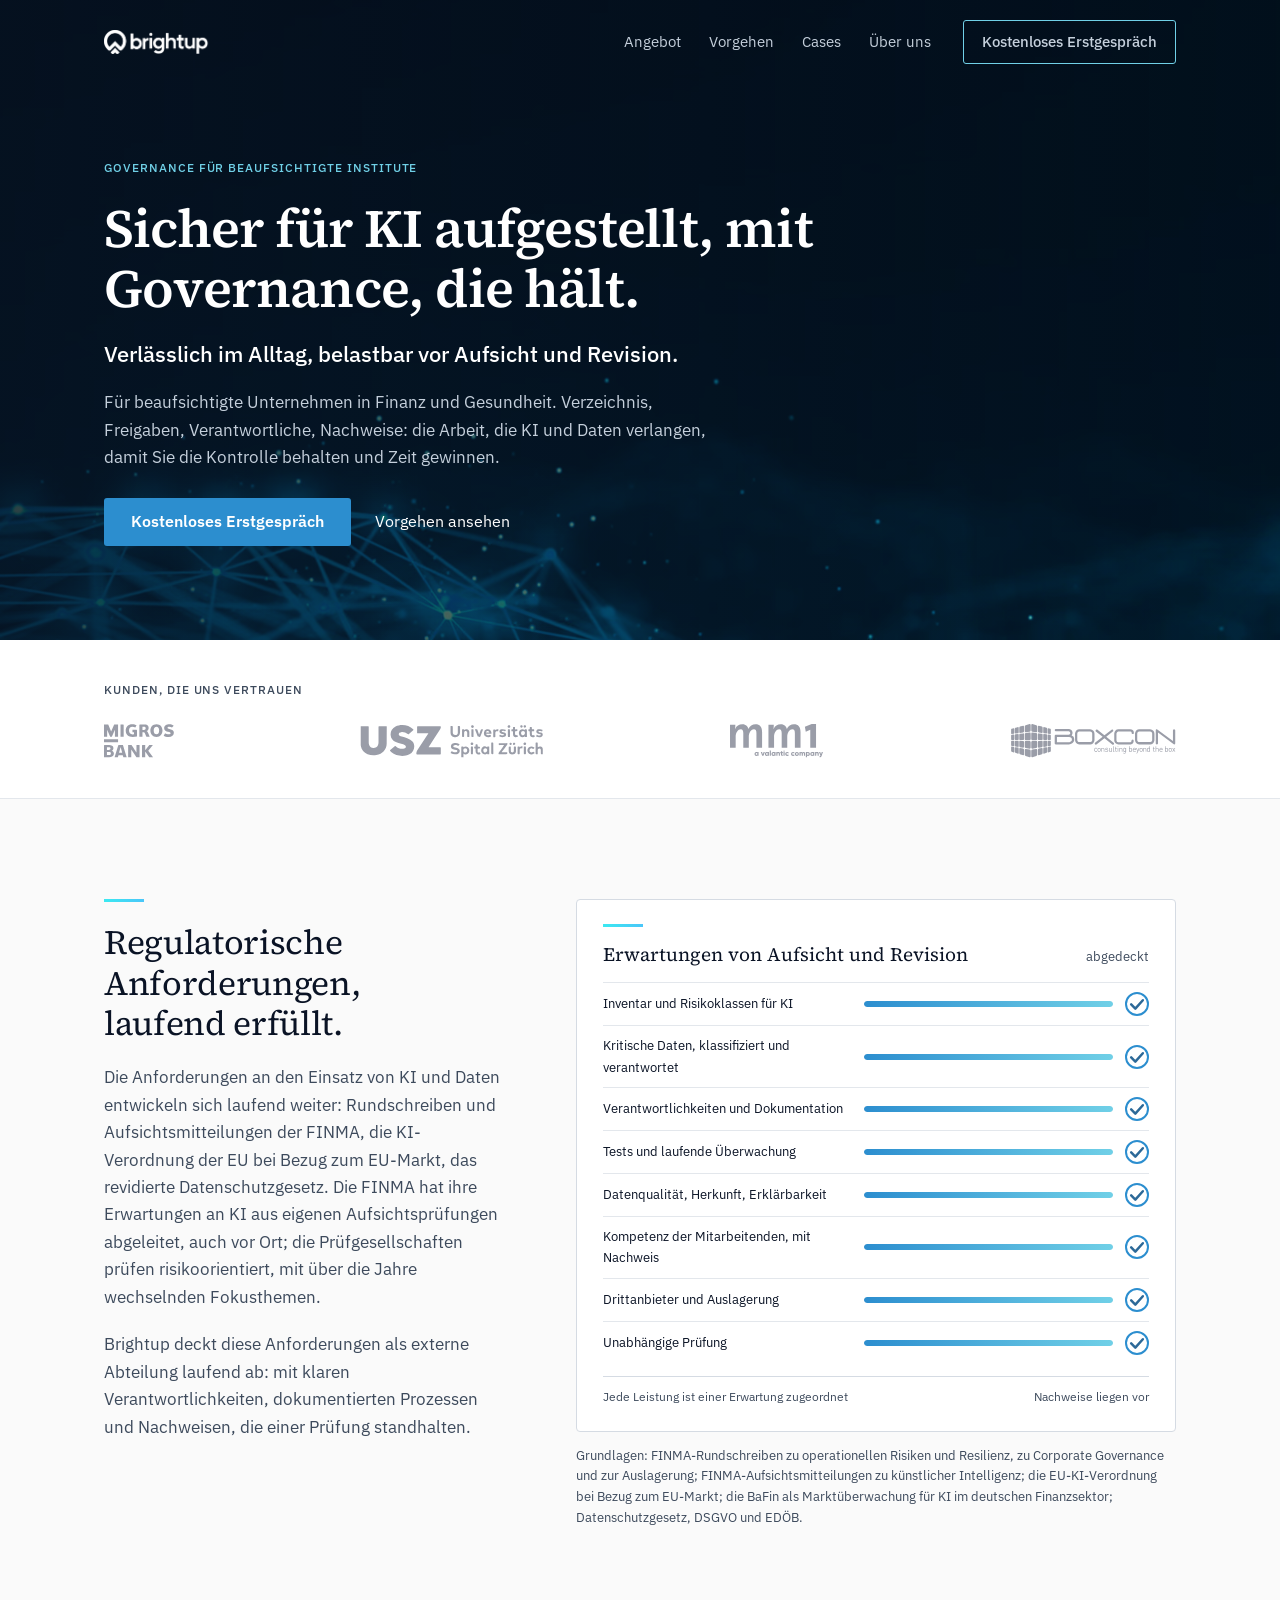
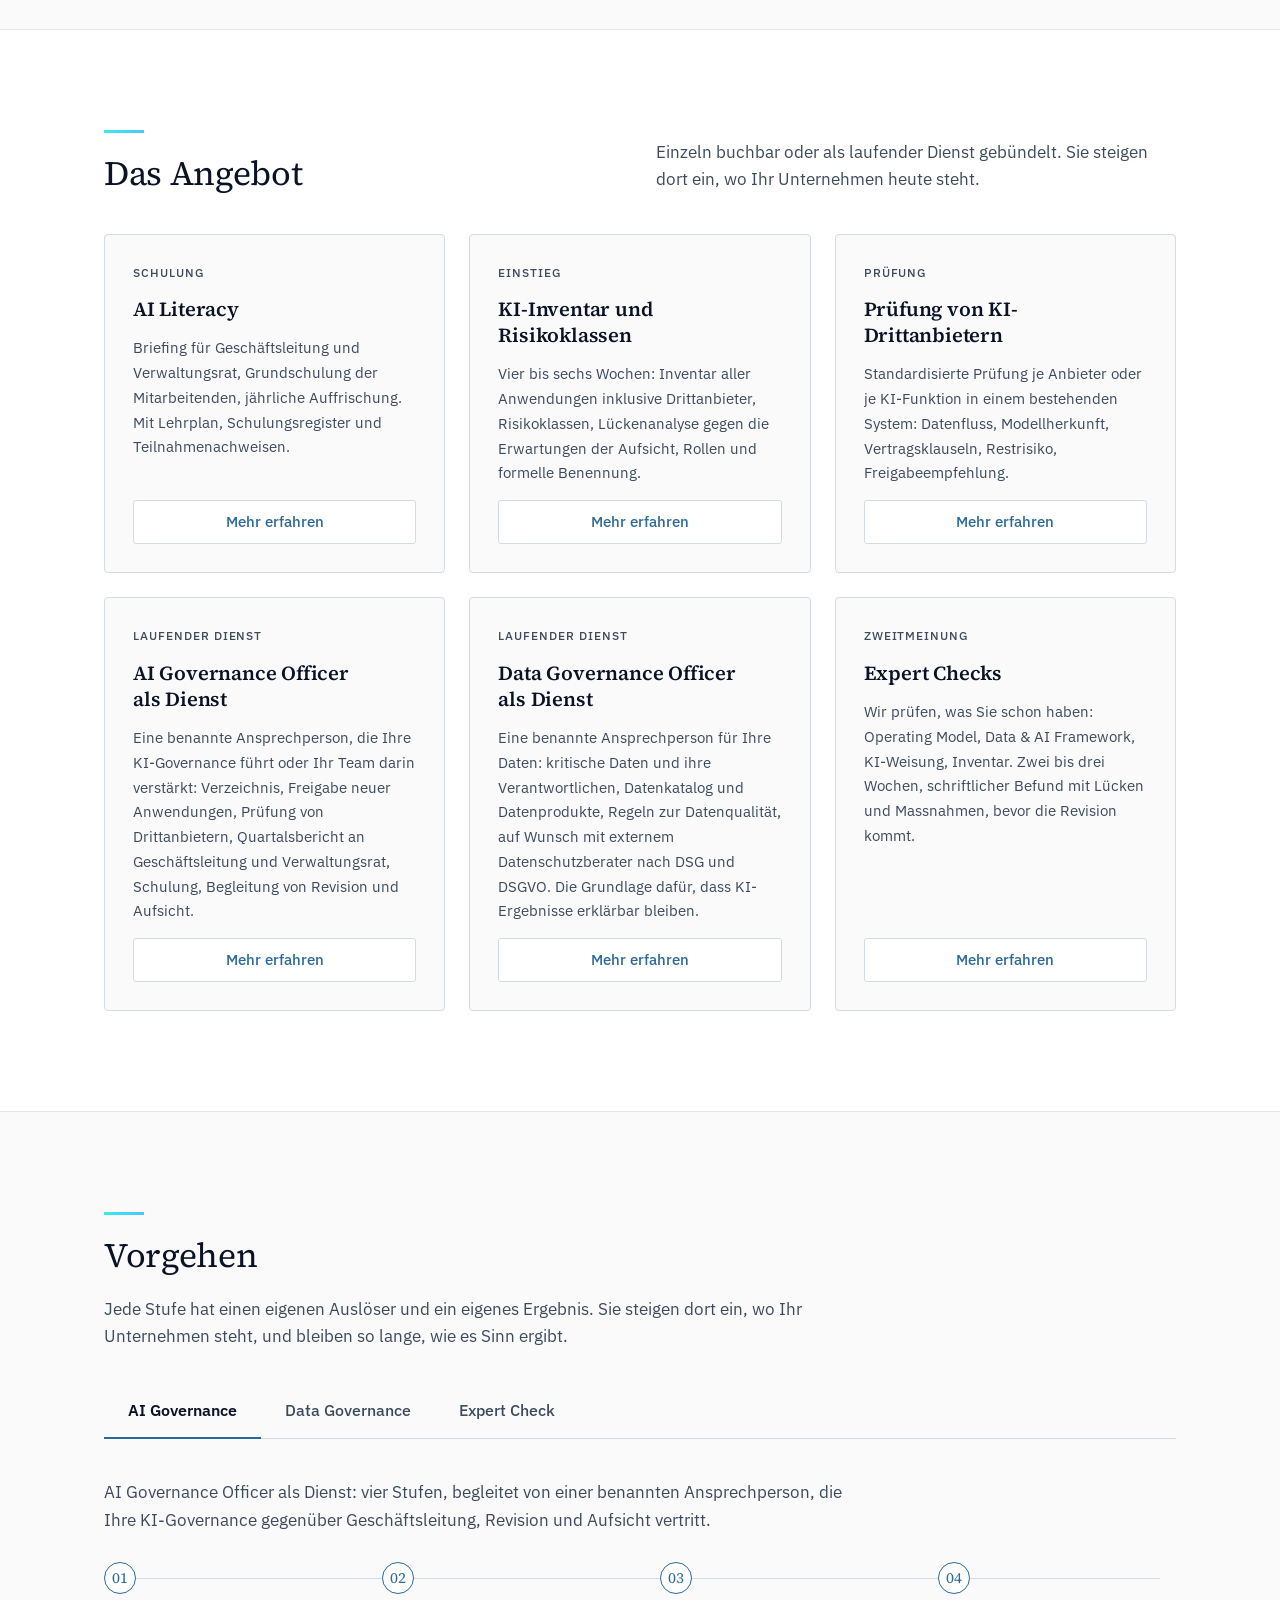
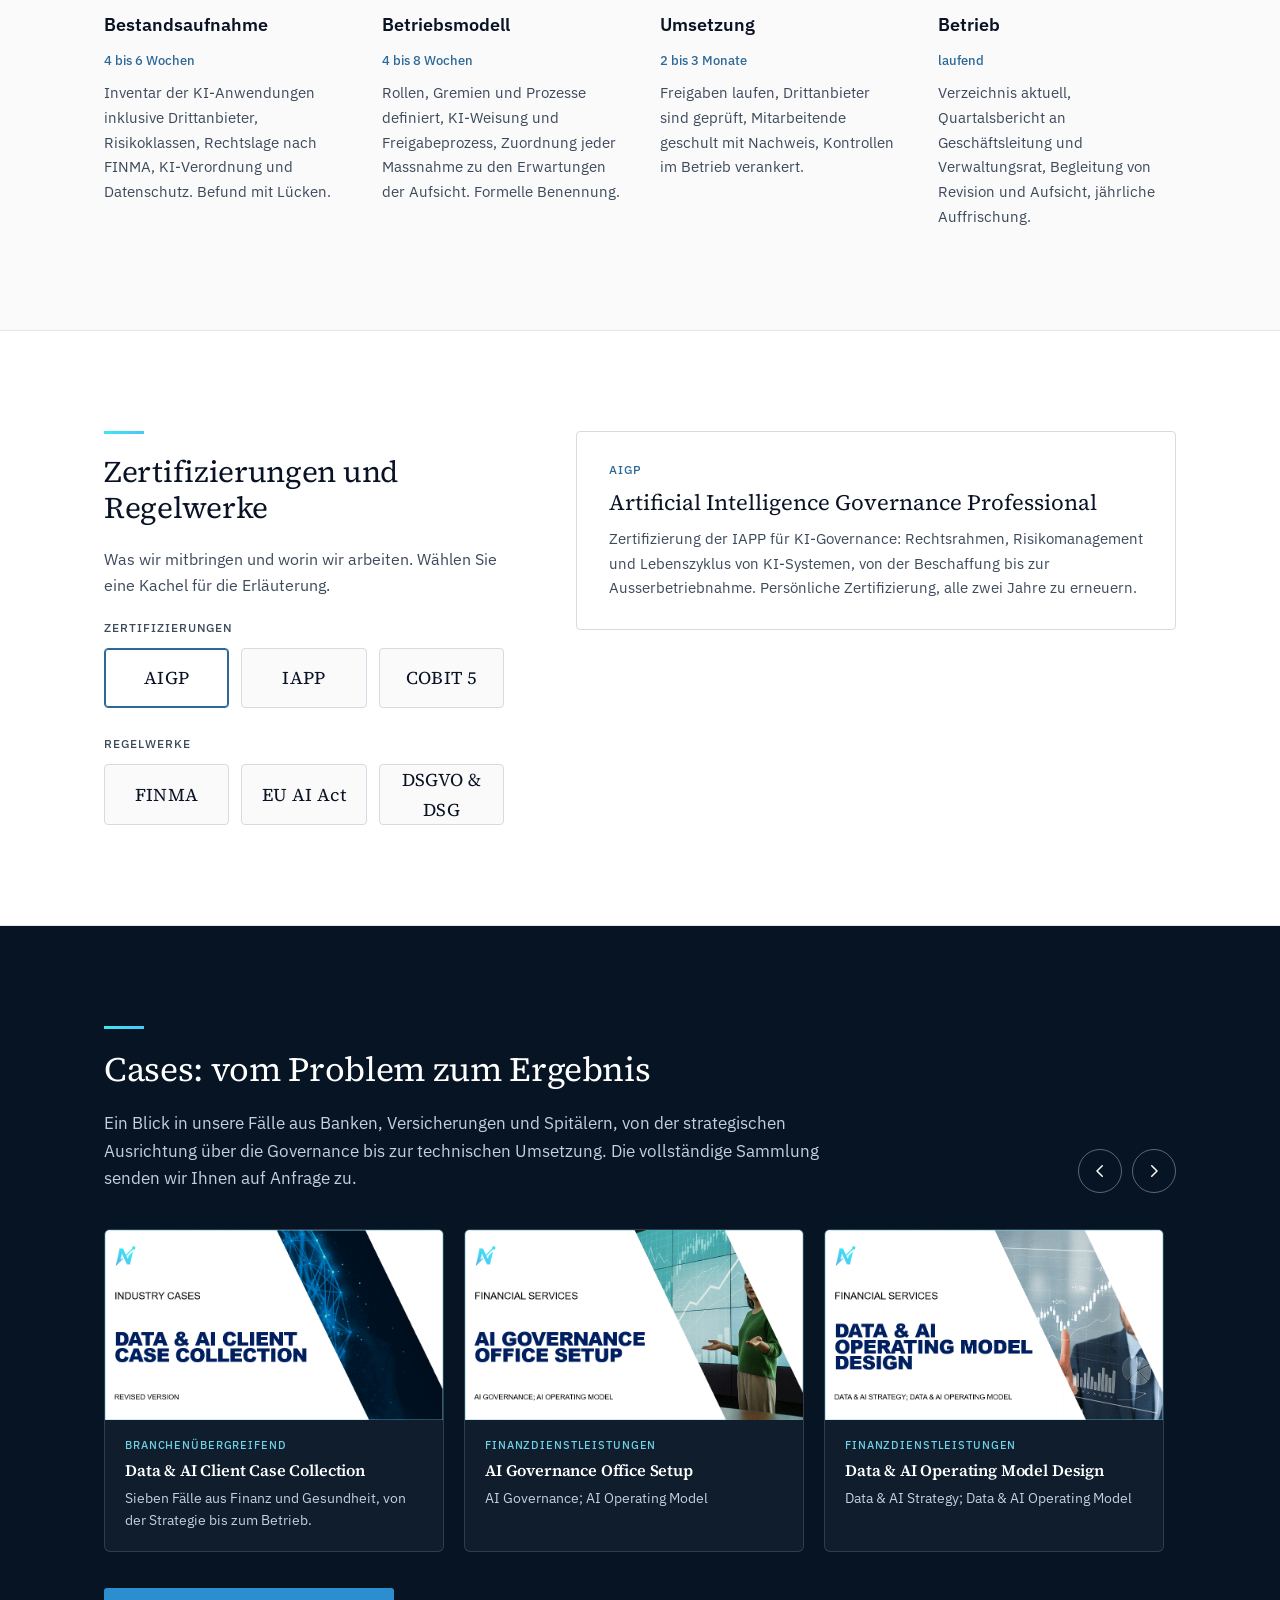
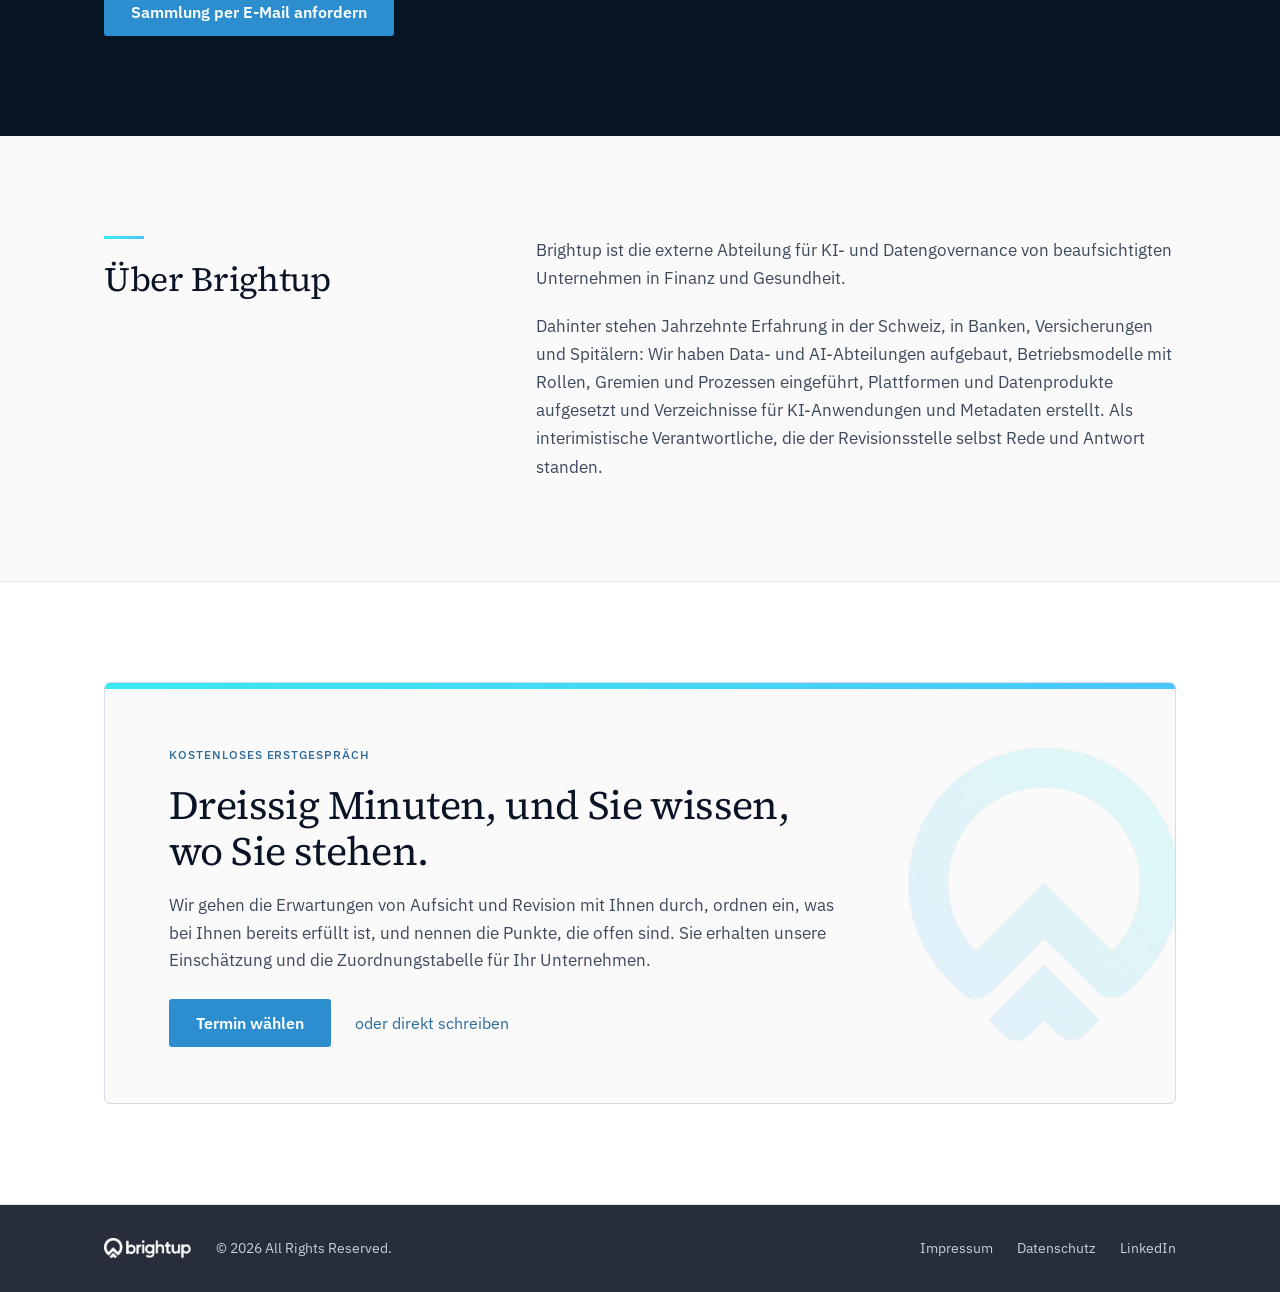
<file: index.html>
<!doctype html>
<html lang="de-CH">
<head>
<meta charset="utf-8">
<meta name="viewport" content="width=device-width, initial-scale=1, viewport-fit=cover">
<title>Brightup – Governance für beaufsichtigte Institute</title>
<meta name="description" content="Sicher für KI aufgestellt, mit Governance, die hält. Brightup ist die externe Abteilung für KI- und Datengovernance von beaufsichtigten Unternehmen in Finanz und Gesundheit in der Schweiz.">
<meta name="robots" content="index, follow">
<meta property="og:title" content="Brightup – Governance für beaufsichtigte Institute">
<meta property="og:description" content="Sicher für KI aufgestellt, mit Governance, die hält. Verlässlich im Alltag, belastbar vor Aufsicht und Revision.">
<meta property="og:type" content="website">
<meta property="og:image" content="https://brightup.ai/assets/img/hero-poster.jpg">
<meta name="theme-color" content="#061424">
<link rel="icon" type="image/png" sizes="32x32" href="assets/img/favicon-32.png">
<link rel="apple-touch-icon" sizes="180x180" href="assets/img/favicon-180.png">
<link rel="stylesheet" href="assets/css/site.css">
</head>
<body>

<header class="header">
  <div class="container header__bar">
    <a class="header__logo" href="index.html" aria-label="Brightup, Startseite"><img src="assets/img/brightup-wordmark-white.png" alt="Brightup" width="890" height="194"></a>
    <button class="nav-toggle" type="button" aria-expanded="false" aria-controls="nav" aria-label="Menü"><span></span></button>
    <nav class="nav" id="nav" aria-label="Hauptnavigation">
      <a href="#angebot">Angebot</a>
      <a href="#vorgehen">Vorgehen</a>
      <a href="#cases">Cases</a>
      <a href="#ueber">Über uns</a>
      <a class="btn btn--ghost" href="https://cal.com/brightup/erstgespraech" target="_blank" rel="noopener">Kostenloses Erstgespräch</a>
    </nav>
  </div>
</header>

<main>
  <section class="hero">
    <div class="hero__media" aria-hidden="true">
      <video autoplay muted loop playsinline preload="metadata" poster="/assets/img/hero-poster.jpg">
        <source src="assets/video/hero.webm" type="video/webm">
        <source src="assets/video/hero.mp4" type="video/mp4">
      </video>
      <div class="hero__shade"></div>
    </div>
    <div class="container hero__inner">
      <div class="hero__copy">
        <div class="eyebrow hero__eyebrow">Governance für beaufsichtigte Institute</div>
        <h1>Sicher für KI aufgestellt, mit Governance, die hält.</h1>
        <p class="hero__second">Verlässlich im Alltag, belastbar vor Aufsicht und Revision.</p>
        <p class="hero__sub">Für beaufsichtigte Unternehmen in Finanz und Gesundheit. Verzeichnis, Freigaben, Verantwortliche, Nachweise: die Arbeit, die KI und Daten verlangen, damit Sie die Kontrolle behalten und Zeit gewinnen.</p>
        <div class="hero__actions">
          <a class="btn btn--primary" href="https://cal.com/brightup/erstgespraech" target="_blank" rel="noopener">Kostenloses Erstgespräch</a>
          <a class="link link--light" href="#vorgehen">Vorgehen ansehen</a>
        </div>
      </div>
    </div>
  </section>

  <section class="section logos">
    <div class="container">
      <div class="eyebrow">Kunden, die uns vertrauen</div>
      <div class="logos__row">
        <div class="logos__set">
        <img src="assets/img/migros-bank.svg" alt="Migros Bank" width="72" height="35">
        <img src="assets/img/usz.svg" alt="Universitätsspital Zürich" width="161" height="30">
        <img src="assets/img/mm1.svg" alt="mm1" width="81" height="29">
        <img src="assets/img/boxcon.svg" alt="Boxcon" width="141" height="29">
        </div>
        <div class="logos__set logos__set--copy" aria-hidden="true">
        <img src="assets/img/migros-bank.svg" alt="" width="72" height="35">
        <img src="assets/img/usz.svg" alt="" width="161" height="30">
        <img src="assets/img/mm1.svg" alt="" width="81" height="29">
        <img src="assets/img/boxcon.svg" alt="" width="141" height="29">
        </div>
      </div>
    </div>
  </section>

  <section class="section section--paper" id="anforderungen">
    <div class="container two-col">
      <div class="stack">
        <div class="gradbar"></div>
        <h2 class="h2">Regulatorische Anforderungen, laufend erfüllt.</h2>
        <p class="lead">Die Anforderungen an den Einsatz von KI und Daten entwickeln sich laufend weiter: Rundschreiben und Aufsichtsmitteilungen der FINMA, die KI-Verordnung der EU bei Bezug zum EU-Markt, das revidierte Datenschutzgesetz. Die FINMA hat ihre Erwartungen an KI aus eigenen Aufsichtsprüfungen abgeleitet, auch vor Ort; die Prüfgesellschaften prüfen risikoorientiert, mit über die Jahre wechselnden Fokusthemen.</p>
        <p class="lead">Brightup deckt diese Anforderungen als externe Abteilung laufend ab: mit klaren Verantwortlichkeiten, dokumentierten Prozessen und Nachweisen, die einer Prüfung standhalten.</p>
      </div>
      <div class="stack" style="gap: 14px;">
        <div class="card erw">
          <div class="gradbar"></div>
          <div class="erw__head"><div class="erw__title">Erwartungen von Aufsicht und Revision</div><div class="small">abgedeckt</div></div>
          <div>
          <div class="erw__row" style="--i: 0;"><div>Inventar und Risikoklassen für KI</div><div class="erw__bar"><div class="erw__fill"></div></div><svg class="erw__check" viewBox="0 0 24 24" width="18" height="18" aria-hidden="true"><path d="M5 12.5 L10 17.5 L19 7.5" fill="none" stroke="#2C6998" stroke-width="3" stroke-linecap="round" stroke-linejoin="round"/></svg></div>
          <div class="erw__row" style="--i: 1;"><div>Kritische Daten, klassifiziert und verantwortet</div><div class="erw__bar"><div class="erw__fill"></div></div><svg class="erw__check" viewBox="0 0 24 24" width="18" height="18" aria-hidden="true"><path d="M5 12.5 L10 17.5 L19 7.5" fill="none" stroke="#2C6998" stroke-width="3" stroke-linecap="round" stroke-linejoin="round"/></svg></div>
          <div class="erw__row" style="--i: 2;"><div>Verantwortlichkeiten und Dokumentation</div><div class="erw__bar"><div class="erw__fill"></div></div><svg class="erw__check" viewBox="0 0 24 24" width="18" height="18" aria-hidden="true"><path d="M5 12.5 L10 17.5 L19 7.5" fill="none" stroke="#2C6998" stroke-width="3" stroke-linecap="round" stroke-linejoin="round"/></svg></div>
          <div class="erw__row" style="--i: 3;"><div>Tests und laufende Überwachung</div><div class="erw__bar"><div class="erw__fill"></div></div><svg class="erw__check" viewBox="0 0 24 24" width="18" height="18" aria-hidden="true"><path d="M5 12.5 L10 17.5 L19 7.5" fill="none" stroke="#2C6998" stroke-width="3" stroke-linecap="round" stroke-linejoin="round"/></svg></div>
          <div class="erw__row" style="--i: 4;"><div>Datenqualität, Herkunft, Erklärbarkeit</div><div class="erw__bar"><div class="erw__fill"></div></div><svg class="erw__check" viewBox="0 0 24 24" width="18" height="18" aria-hidden="true"><path d="M5 12.5 L10 17.5 L19 7.5" fill="none" stroke="#2C6998" stroke-width="3" stroke-linecap="round" stroke-linejoin="round"/></svg></div>
          <div class="erw__row" style="--i: 5;"><div>Kompetenz der Mitarbeitenden, mit Nachweis</div><div class="erw__bar"><div class="erw__fill"></div></div><svg class="erw__check" viewBox="0 0 24 24" width="18" height="18" aria-hidden="true"><path d="M5 12.5 L10 17.5 L19 7.5" fill="none" stroke="#2C6998" stroke-width="3" stroke-linecap="round" stroke-linejoin="round"/></svg></div>
          <div class="erw__row" style="--i: 6;"><div>Drittanbieter und Auslagerung</div><div class="erw__bar"><div class="erw__fill"></div></div><svg class="erw__check" viewBox="0 0 24 24" width="18" height="18" aria-hidden="true"><path d="M5 12.5 L10 17.5 L19 7.5" fill="none" stroke="#2C6998" stroke-width="3" stroke-linecap="round" stroke-linejoin="round"/></svg></div>
          <div class="erw__row" style="--i: 7;"><div>Unabhängige Prüfung</div><div class="erw__bar"><div class="erw__fill"></div></div><svg class="erw__check" viewBox="0 0 24 24" width="18" height="18" aria-hidden="true"><path d="M5 12.5 L10 17.5 L19 7.5" fill="none" stroke="#2C6998" stroke-width="3" stroke-linecap="round" stroke-linejoin="round"/></svg></div>
          </div>
          <div class="erw__foot"><span>Jede Leistung ist einer Erwartung zugeordnet</span><span>Nachweise liegen vor</span></div>
        </div>
        <p class="small">Grundlagen: FINMA-Rundschreiben zu operationellen Risiken und Resilienz, zu Corporate Governance und zur Auslagerung; FINMA-Aufsichtsmitteilungen zu künstlicher Intelligenz; die EU-KI-Verordnung bei Bezug zum EU-Markt; die BaFin als Marktüberwachung für KI im deutschen Finanzsektor; Datenschutzgesetz, DSGVO und EDÖB.</p>
      </div>
    </div>
  </section>

  <section class="section" id="angebot">
    <div class="container">
      <div class="section__head">
        <div class="stack"><div class="gradbar"></div><h2 class="h2">Das Angebot</h2></div>
        <p class="lead" style="max-width: 520px;">Einzeln buchbar oder als laufender Dienst gebündelt. Sie steigen dort ein, wo Ihr Unternehmen heute steht.</p>
      </div>
      <div class="grid-3">
        <article class="tile">
          <div class="eyebrow">Schulung</div>
          <h3 class="tile__title">AI Literacy</h3>
          <p class="tile__text">Briefing für Geschäftsleitung und Verwaltungsrat, Grundschulung der Mitarbeitenden, jährliche Auffrischung. Mit Lehrplan, Schulungsregister und Teilnahmenachweisen.</p>
          <a class="btn btn--outline" href="#vorgehen">Mehr erfahren</a>
        </article>
        <article class="tile">
          <div class="eyebrow">Einstieg</div>
          <h3 class="tile__title">KI-Inventar und Risikoklassen</h3>
          <p class="tile__text">Vier bis sechs Wochen: Inventar aller Anwendungen inklusive Drittanbieter, Risikoklassen, Lückenanalyse gegen die Erwartungen der Aufsicht, Rollen und formelle Benennung.</p>
          <a class="btn btn--outline" href="#vorgehen">Mehr erfahren</a>
        </article>
        <article class="tile">
          <div class="eyebrow">Prüfung</div>
          <h3 class="tile__title">Prüfung von KI-Drittanbietern</h3>
          <p class="tile__text">Standardisierte Prüfung je Anbieter oder je KI-Funktion in einem bestehenden System: Datenfluss, Modellherkunft, Vertragsklauseln, Restrisiko, Freigabeempfehlung.</p>
          <a class="btn btn--outline" href="#vorgehen">Mehr erfahren</a>
        </article>
        <article class="tile">
          <div class="eyebrow">Laufender Dienst</div>
          <h3 class="tile__title">AI Governance Officer als Dienst</h3>
          <p class="tile__text">Eine benannte Ansprechperson, die Ihre KI-Governance führt oder Ihr Team darin verstärkt: Verzeichnis, Freigabe neuer Anwendungen, Prüfung von Drittanbietern, Quartalsbericht an Geschäftsleitung und Verwaltungsrat, Schulung, Begleitung von Revision und Aufsicht.</p>
          <a class="btn btn--outline" href="#vorgehen">Mehr erfahren</a>
        </article>
        <article class="tile">
          <div class="eyebrow">Laufender Dienst</div>
          <h3 class="tile__title">Data Governance Officer als Dienst</h3>
          <p class="tile__text">Eine benannte Ansprechperson für Ihre Daten: kritische Daten und ihre Verantwortlichen, Datenkatalog und Datenprodukte, Regeln zur Datenqualität, auf Wunsch mit externem Datenschutzberater nach DSG und DSGVO. Die Grundlage dafür, dass KI-Ergebnisse erklärbar bleiben.</p>
          <a class="btn btn--outline" href="#vorgehen">Mehr erfahren</a>
        </article>
        <article class="tile">
          <div class="eyebrow">Zweitmeinung</div>
          <h3 class="tile__title">Expert Checks</h3>
          <p class="tile__text">Wir prüfen, was Sie schon haben: Operating Model, Data &amp; AI Framework, KI-Weisung, Inventar. Zwei bis drei Wochen, schriftlicher Befund mit Lücken und Massnahmen, bevor die Revision kommt.</p>
          <a class="btn btn--outline" href="#vorgehen">Mehr erfahren</a>
        </article>
      </div>
    </div>
  </section>

  <section class="section section--paper" id="vorgehen">
    <div class="container" data-tabs>
      <div class="stack" style="margin-bottom: 32px;">
        <div class="gradbar"></div>
        <h2 class="h2">Vorgehen</h2>
        <p class="lead">Jede Stufe hat einen eigenen Auslöser und ein eigenes Ergebnis. Sie steigen dort ein, wo Ihr Unternehmen steht, und bleiben so lange, wie es Sinn ergibt.</p>
      </div>
      <div class="tabs" role="tablist" aria-label="Vorgehen nach Dienst">
        <button class="tab" role="tab" id="tab-panel-ai" aria-controls="panel-ai" aria-selected="true" type="button">AI Governance</button>
        <button class="tab" role="tab" id="tab-panel-data" aria-controls="panel-data" aria-selected="false" type="button">Data Governance</button>
        <button class="tab" role="tab" id="tab-panel-check" aria-controls="panel-check" aria-selected="false" type="button">Expert Check</button>
      </div>
        <div id="panel-ai" role="tabpanel" class="panel" aria-labelledby="tab-panel-ai">
          <p class="lead">AI Governance Officer als Dienst: vier Stufen, begleitet von einer benannten Ansprechperson, die Ihre KI-Governance gegenüber Geschäftsleitung, Revision und Aufsicht vertritt.</p>
          <div class="steps" style="--cols: 4;"><div class="steps__grid">
            <div class="step"><div class="step__num">01</div><div class="step__title">Bestandsaufnahme</div><div class="step__dur">4 bis 6 Wochen</div><p class="step__text">Inventar der KI-Anwendungen inklusive Drittanbieter, Risikoklassen, Rechtslage nach FINMA, KI-Verordnung und Datenschutz. Befund mit Lücken.</p></div>
            <div class="step"><div class="step__num">02</div><div class="step__title">Betriebsmodell</div><div class="step__dur">4 bis 8 Wochen</div><p class="step__text">Rollen, Gremien und Prozesse definiert, KI-Weisung und Freigabeprozess, Zuordnung jeder Massnahme zu den Erwartungen der Aufsicht. Formelle Benennung.</p></div>
            <div class="step"><div class="step__num">03</div><div class="step__title">Umsetzung</div><div class="step__dur">2 bis 3 Monate</div><p class="step__text">Freigaben laufen, Drittanbieter sind geprüft, Mitarbeitende geschult mit Nachweis, Kontrollen im Betrieb verankert.</p></div>
            <div class="step"><div class="step__num">04</div><div class="step__title">Betrieb</div><div class="step__dur">laufend</div><p class="step__text">Verzeichnis aktuell, Quartalsbericht an Geschäftsleitung und Verwaltungsrat, Begleitung von Revision und Aufsicht, jährliche Auffrischung.</p></div>
          </div></div>
        </div>
        <div id="panel-data" role="tabpanel" class="panel" aria-labelledby="tab-panel-data" hidden>
          <p class="lead">Data Governance Officer als Dienst: vier Stufen, von der Datenlandkarte bis zum laufenden Betrieb, für kritische Daten und die Grundlage erklärbarer KI.</p>
          <div class="steps" style="--cols: 4;"><div class="steps__grid">
            <div class="step"><div class="step__num">01</div><div class="step__title">Datenlandkarte</div><div class="step__dur">4 bis 6 Wochen</div><p class="step__text">Kritische Daten identifiziert und klassifiziert, Datenflüsse und Systeme erfasst, Lücken gegen die Erwartungen der Aufsicht benannt.</p></div>
            <div class="step"><div class="step__num">02</div><div class="step__title">Betriebsmodell</div><div class="step__dur">4 bis 8 Wochen</div><p class="step__text">Datenverantwortliche und Stewards benannt, Regeln zu Qualität, Zugriff und Aufbewahrung, Datenweisung, Gremium und Prozesse.</p></div>
            <div class="step"><div class="step__num">03</div><div class="step__title">Katalog</div><div class="step__dur">2 bis 3 Monate</div><p class="step__text">Datenkatalog und Datenprodukte aufgebaut, Metadaten gepflegt, Herkunft nachvollziehbar. Die Grundlage für erklärbare KI.</p></div>
            <div class="step"><div class="step__num">04</div><div class="step__title">Betrieb</div><div class="step__dur">laufend</div><p class="step__text">Datenqualität gemessen, Abweichungen bearbeitet, Bericht an die Geschäftsleitung, Begleitung der Prüfung.</p></div>
          </div></div>
        </div>
        <div id="panel-check" role="tabpanel" class="panel" aria-labelledby="tab-panel-check" hidden>
          <p class="lead">Expert Check: drei Schritte in zwei bis drei Wochen. Eine unabhängige Zweitmeinung zu dem, was Sie schon haben, bevor die Revisionsstelle kommt.</p>
          <div class="steps" style="--cols: 3;"><div class="steps__grid">
            <div class="step"><div class="step__num">01</div><div class="step__title">Unterlagen</div><div class="step__dur">Woche 1</div><p class="step__text">Wir lesen, was Sie haben: Operating Model, Data &amp; AI Framework, KI-Weisung, Inventar, Gremienprotokolle.</p></div>
            <div class="step"><div class="step__num">02</div><div class="step__title">Interviews</div><div class="step__dur">Woche 2</div><p class="step__text">Zwei Gespräche mit den Verantwortlichen aus Fachbereich, IT und Kontrollfunktionen. Was steht auf dem Papier, was gilt im Alltag.</p></div>
            <div class="step"><div class="step__num">03</div><div class="step__title">Befund</div><div class="step__dur">Woche 3</div><p class="step__text">Schriftlich: Lücken gegen die Erwartungen der Aufsicht, Prioritäten, Massnahmen mit Aufwand. Besprochen mit Ihrer Geschäftsleitung.</p></div>
          </div></div>
        </div>
    </div>
  </section>

  <section class="section" id="zertifizierungen">
    <div class="container two-col" data-certs>
      <div class="stack">
        <div class="gradbar"></div>
        <h2 class="h2" style="font-size: clamp(24px, 2.6vw, 30px);">Zertifizierungen und Regelwerke</h2>
        <p class="lead" style="font-size: 16px;">Was wir mitbringen und worin wir arbeiten. Wählen Sie eine Kachel für die Erläuterung.</p>
        <div class="cert-group"><div class="eyebrow">Zertifizierungen</div><div class="cert-tiles"><button class="cert-tile" type="button" aria-selected="true" data-name="AIGP" data-title="Artificial Intelligence Governance Professional" data-text="Zertifizierung der IAPP für KI-Governance: Rechtsrahmen, Risikomanagement und Lebenszyklus von KI-Systemen, von der Beschaffung bis zur Ausserbetriebnahme. Persönliche Zertifizierung, alle zwei Jahre zu erneuern.">AIGP</button><button class="cert-tile" type="button" aria-selected="false" data-name="IAPP" data-title="International Association of Privacy Professionals" data-text="Die weltweit grösste Fachorganisation für Datenschutz und KI-Governance. Trägerin der Zertifizierungen CIPP, CIPM und AIGP. Brightup ist Mitglied.">IAPP</button><button class="cert-tile" type="button" aria-selected="false" data-name="COBIT 5" data-title="Control Objectives for Information and Related Technologies, ISACA" data-text="Rahmenwerk für Governance und Management der Unternehmens-IT: Ziele, Prozesse, Rollen, Kontrollen und Messgrössen. Wir nutzen es als Rückgrat unserer Betriebsmodelle. Zertifizierung: COBIT 5 Foundation.">COBIT 5</button></div></div>
        <div class="cert-group"><div class="eyebrow">Regelwerke</div><div class="cert-tiles"><button class="cert-tile" type="button" aria-selected="false" data-name="FINMA" data-title="Eidgenössische Finanzmarktaufsicht" data-text="Wir setzen die Rundschreiben zu operationellen Risiken und Resilienz, zu Corporate Governance und zur Auslagerung sowie die Aufsichtsmitteilungen zu künstlicher Intelligenz um. Die FINMA zertifiziert keine Anbieter; der Nachweis ist die bestandene Prüfung unserer Kunden.">FINMA</button><button class="cert-tile" type="button" aria-selected="false" data-name="EU AI Act" data-title="Verordnung (EU) 2024/1689 über künstliche Intelligenz" data-text="Gilt für Schweizer Unternehmen mit Bezug zum EU-Markt: Pflichten zur KI-Kompetenz und Transparenz heute, Anforderungen an Hochrisiko-Systeme ab Dezember 2027, im Finanzsektor vor allem Kreditwürdigkeitsprüfung sowie Risiko- und Preisbewertung in Leben und Kranken.">EU AI Act</button><button class="cert-tile" type="button" aria-selected="false" data-name="DSGVO &amp; DSG" data-title="Datenschutz-Grundverordnung der EU und Schweizer Datenschutzgesetz" data-text="Das DSG gilt in der Schweiz seit der Revision vom 1. September 2023: Bearbeitungsverzeichnis, Folgenabschätzung bei hohem Risiko, Meldung von Datensicherheitsverletzungen an den EDÖB. Die DSGVO kommt dazu, sobald Kundinnen und Kunden oder Niederlassungen in der EU betroffen sind: Verzeichnis der Verarbeitungstätigkeiten, Datenschutzbeauftragter, Meldepflichten.">DSGVO &amp; DSG</button></div></div>
      </div>
      <div class="card cert-panel" aria-live="polite">
        <div class="eyebrow eyebrow--accent" data-cert-name>AIGP</div>
        <div class="cert-panel__title" data-cert-title>Artificial Intelligence Governance Professional</div>
        <p class="cert-panel__text" data-cert-text>Zertifizierung der IAPP für KI-Governance: Rechtsrahmen, Risikomanagement und Lebenszyklus von KI-Systemen, von der Beschaffung bis zur Ausserbetriebnahme. Persönliche Zertifizierung, alle zwei Jahre zu erneuern.</p>
      </div>
    </div>
  </section>

  <section class="section peek" id="cases" data-peek>
    <div class="container">
      <div class="peek__head">
        <div class="stack" style="max-width: 720px;">
          <div class="gradbar"></div>
          <h2 class="h2">Cases: vom Problem zum Ergebnis</h2>
          <p class="lead">Ein Blick in unsere Fälle aus Banken, Versicherungen und Spitälern, von der strategischen Ausrichtung über die Governance bis zur technischen Umsetzung. Die vollständige Sammlung senden wir Ihnen auf Anfrage zu.</p>
        </div>
        <div class="peek__nav">
          <button class="peek__btn" type="button" data-prev aria-label="Zurück"><svg viewBox="0 0 24 24" width="18" height="18" aria-hidden="true"><path d="M15 5 L8 12 L15 19" fill="none" stroke="currentColor" stroke-width="2" stroke-linecap="round" stroke-linejoin="round"/></svg></button>
          <button class="peek__btn" type="button" data-next aria-label="Weiter"><svg viewBox="0 0 24 24" width="18" height="18" aria-hidden="true"><path d="M9 5 L16 12 L9 19" fill="none" stroke="currentColor" stroke-width="2" stroke-linecap="round" stroke-linejoin="round"/></svg></button>
        </div>
      </div>
      <div class="peek__track" tabindex="0" aria-label="Cases, horizontal scrollbar">
        <article class="case">
          <div class="case__media"><img src="assets/img/cases/collection.gif" alt="Data &amp; AI Client Case Collection" width="853" height="480" loading="lazy"></div>
          <div class="case__body"><div class="eyebrow">Branchenübergreifend</div><h3 class="case__title">Data &amp; AI Client Case Collection</h3><p class="case__text">Sieben Fälle aus Finanz und Gesundheit, von der Strategie bis zum Betrieb.</p></div>
        </article>
        <article class="case">
          <div class="case__media"><img src="assets/img/cases/ai-governance.gif" alt="AI Governance Office Setup" width="853" height="480" loading="lazy"></div>
          <div class="case__body"><div class="eyebrow">Finanzdienstleistungen</div><h3 class="case__title">AI Governance Office Setup</h3><p class="case__text">AI Governance; AI Operating Model</p></div>
        </article>
        <article class="case">
          <div class="case__media"><img src="assets/img/cases/data-ai-operating-model.gif" alt="Data &amp; AI Operating Model Design" width="853" height="480" loading="lazy"></div>
          <div class="case__body"><div class="eyebrow">Finanzdienstleistungen</div><h3 class="case__title">Data &amp; AI Operating Model Design</h3><p class="case__text">Data &amp; AI Strategy; Data &amp; AI Operating Model</p></div>
        </article>
        <article class="case">
          <div class="case__media"><img src="assets/img/cases/data-catalogue.gif" alt="Data Catalogue Evaluation and Implementation" width="853" height="480" loading="lazy"></div>
          <div class="case__body"><div class="eyebrow">Gesundheitswesen</div><h3 class="case__title">Data Catalogue Evaluation and Implementation</h3><p class="case__text">Data Strategy; Data Governance</p></div>
        </article>
        <article class="case">
          <div class="case__media"><img src="assets/img/cases/data-ai-literacy.gif" alt="Data &amp; AI Literacy Academy" width="853" height="480" loading="lazy"></div>
          <div class="case__body"><div class="eyebrow">Finanzdienstleistungen</div><h3 class="case__title">Data &amp; AI Literacy Academy</h3><p class="case__text">Data &amp; AI Strategy; Data &amp; AI Governance</p></div>
        </article>
        <article class="case">
          <div class="case__media"><img src="assets/img/cases/data-products-genai.gif" alt="Data Products for GenAI Advisory" width="853" height="480" loading="lazy"></div>
          <div class="case__body"><div class="eyebrow">Finanzdienstleistungen</div><h3 class="case__title">Data Products for GenAI Advisory</h3><p class="case__text">Data &amp; AI Strategy; Data &amp; AI Architecture</p></div>
        </article>
        <article class="case">
          <div class="case__media"><img src="assets/img/cases/agentic-ai.gif" alt="Agentic AI Use Cases &amp; Architecture" width="853" height="480" loading="lazy"></div>
          <div class="case__body"><div class="eyebrow">Gesundheitswesen</div><h3 class="case__title">Agentic AI Use Cases &amp; Architecture</h3><p class="case__text">AI Strategy; AI Architecture</p></div>
        </article>
        <article class="case case--cta">
          <div class="case__title">Die vollständige Sammlung, auf Anfrage.</div>
          <p class="case__text">Wir senden sie Ihnen an Ihre geschäftliche Adresse. Keine Newsletter, keine Weitergabe.</p>
          <a class="btn btn--primary" href="mailto:contact@brightup.ai?subject=Anfrage%20Case-Sammlung&body=Guten%20Tag%0A%0AIch%20interessiere%20mich%20f%C3%BCr%20die%20Case-Sammlung%20von%20Brightup.%0A%0AName%3A%20%0AOrganisation%3A%20%0AFunktion%3A%20%0A%0AFreundliche%20Gr%C3%BCsse">Sammlung per E-Mail anfordern</a>
        </article>
      </div>
      <div class="peek__foot">
        <a class="btn btn--primary" href="mailto:contact@brightup.ai?subject=Anfrage%20Case-Sammlung&body=Guten%20Tag%0A%0AIch%20interessiere%20mich%20f%C3%BCr%20die%20Case-Sammlung%20von%20Brightup.%0A%0AName%3A%20%0AOrganisation%3A%20%0AFunktion%3A%20%0A%0AFreundliche%20Gr%C3%BCsse">Sammlung per E-Mail anfordern</a>
      </div>
    </div>
  </section>

  <section class="section section--paper" id="ueber">
    <div class="container two-col two-col--narrow">
      <div class="stack"><div class="gradbar"></div><h2 class="h2">Über Brightup</h2></div>
      <div class="prose">
        <p>Brightup ist die externe Abteilung für KI- und Datengovernance von beaufsichtigten Unternehmen in Finanz und Gesundheit.</p>
        <p>Dahinter stehen Jahrzehnte Erfahrung in der Schweiz, in Banken, Versicherungen und Spitälern: Wir haben Data- und AI-Abteilungen aufgebaut, Betriebsmodelle mit Rollen, Gremien und Prozessen eingeführt, Plattformen und Datenprodukte aufgesetzt und Verzeichnisse für KI-Anwendungen und Metadaten erstellt. Als interimistische Verantwortliche, die der Revisionsstelle selbst Rede und Antwort standen.</p>
      </div>
    </div>
  </section>

  <section class="section" id="gespraech">
    <div class="container">
      <div class="cta">
        <div class="cta__bar"></div>
        <img class="cta__mark" src="assets/img/brightup-icon.png" alt="" aria-hidden="true" width="225" height="239">
        <div class="cta__inner">
          <div class="cta__copy">
            <div class="eyebrow eyebrow--accent">Kostenloses Erstgespräch</div>
            <h2>Dreissig Minuten, und Sie wissen, wo Sie stehen.</h2>
            <p class="lead">Wir gehen die Erwartungen von Aufsicht und Revision mit Ihnen durch, ordnen ein, was bei Ihnen bereits erfüllt ist, und nennen die Punkte, die offen sind. Sie erhalten unsere Einschätzung und die Zuordnungstabelle für Ihr Unternehmen.</p>
            <div class="cta__actions">
              <a class="btn btn--primary" href="https://cal.com/brightup/erstgespraech" data-termin target="_blank" rel="noopener">Termin wählen</a>
              <a class="link" href="mailto:contact@brightup.ai">oder direkt schreiben</a>
            </div>
          </div>
        </div>
      </div>
    </div>
  </section>
</main>

<footer class="footer">
  <div class="container footer__row">
    <div class="footer__brand">
      <img src="assets/img/brightup-wordmark-white.png" alt="Brightup" width="890" height="194">
      <span>© <span data-year>2026</span> All Rights Reserved.</span>
    </div>
    <div class="footer__links">
      <a href="impressum.html">Impressum</a>
      <a href="datenschutz.html">Datenschutz</a>
      <a href="https://www.linkedin.com/company/brightupai/" rel="noopener">LinkedIn</a>
    </div>
  </div>
</footer>

<script src="assets/js/site.js" defer></script>
</body>
</html>
</file>
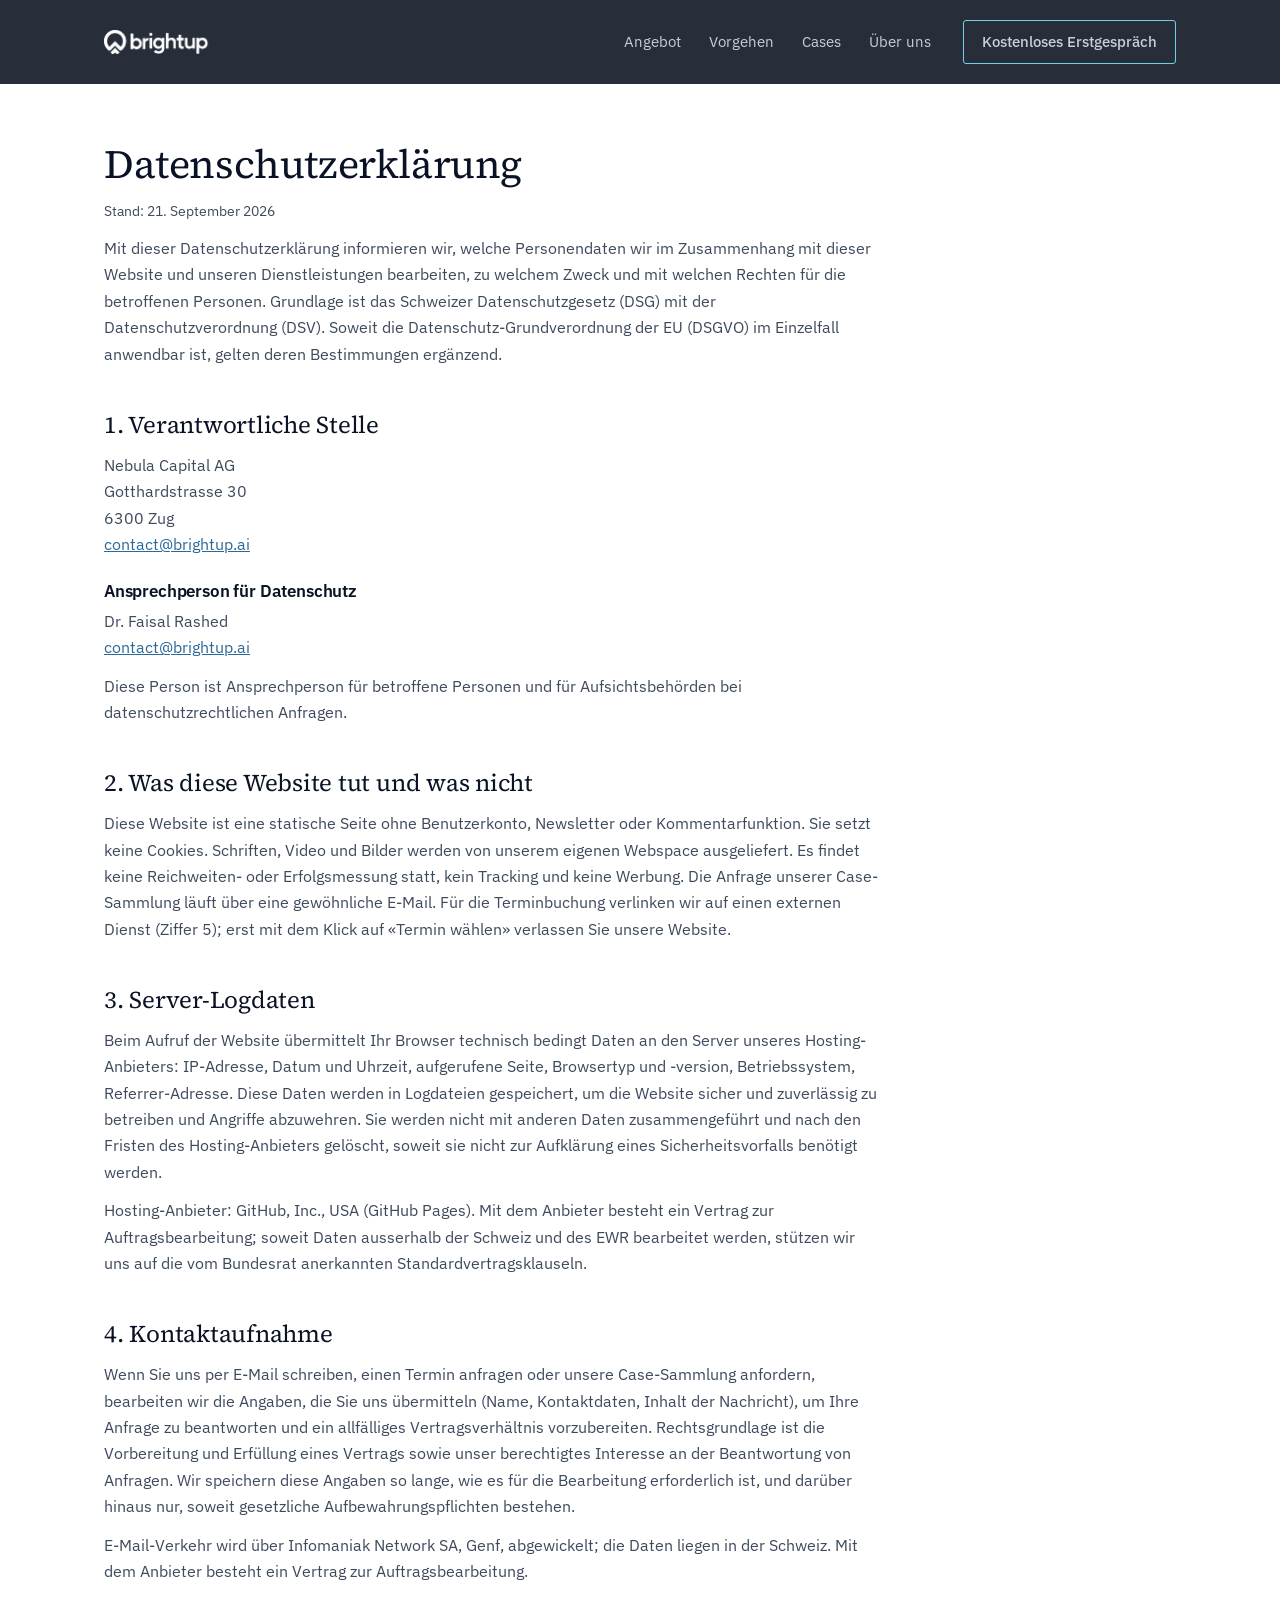
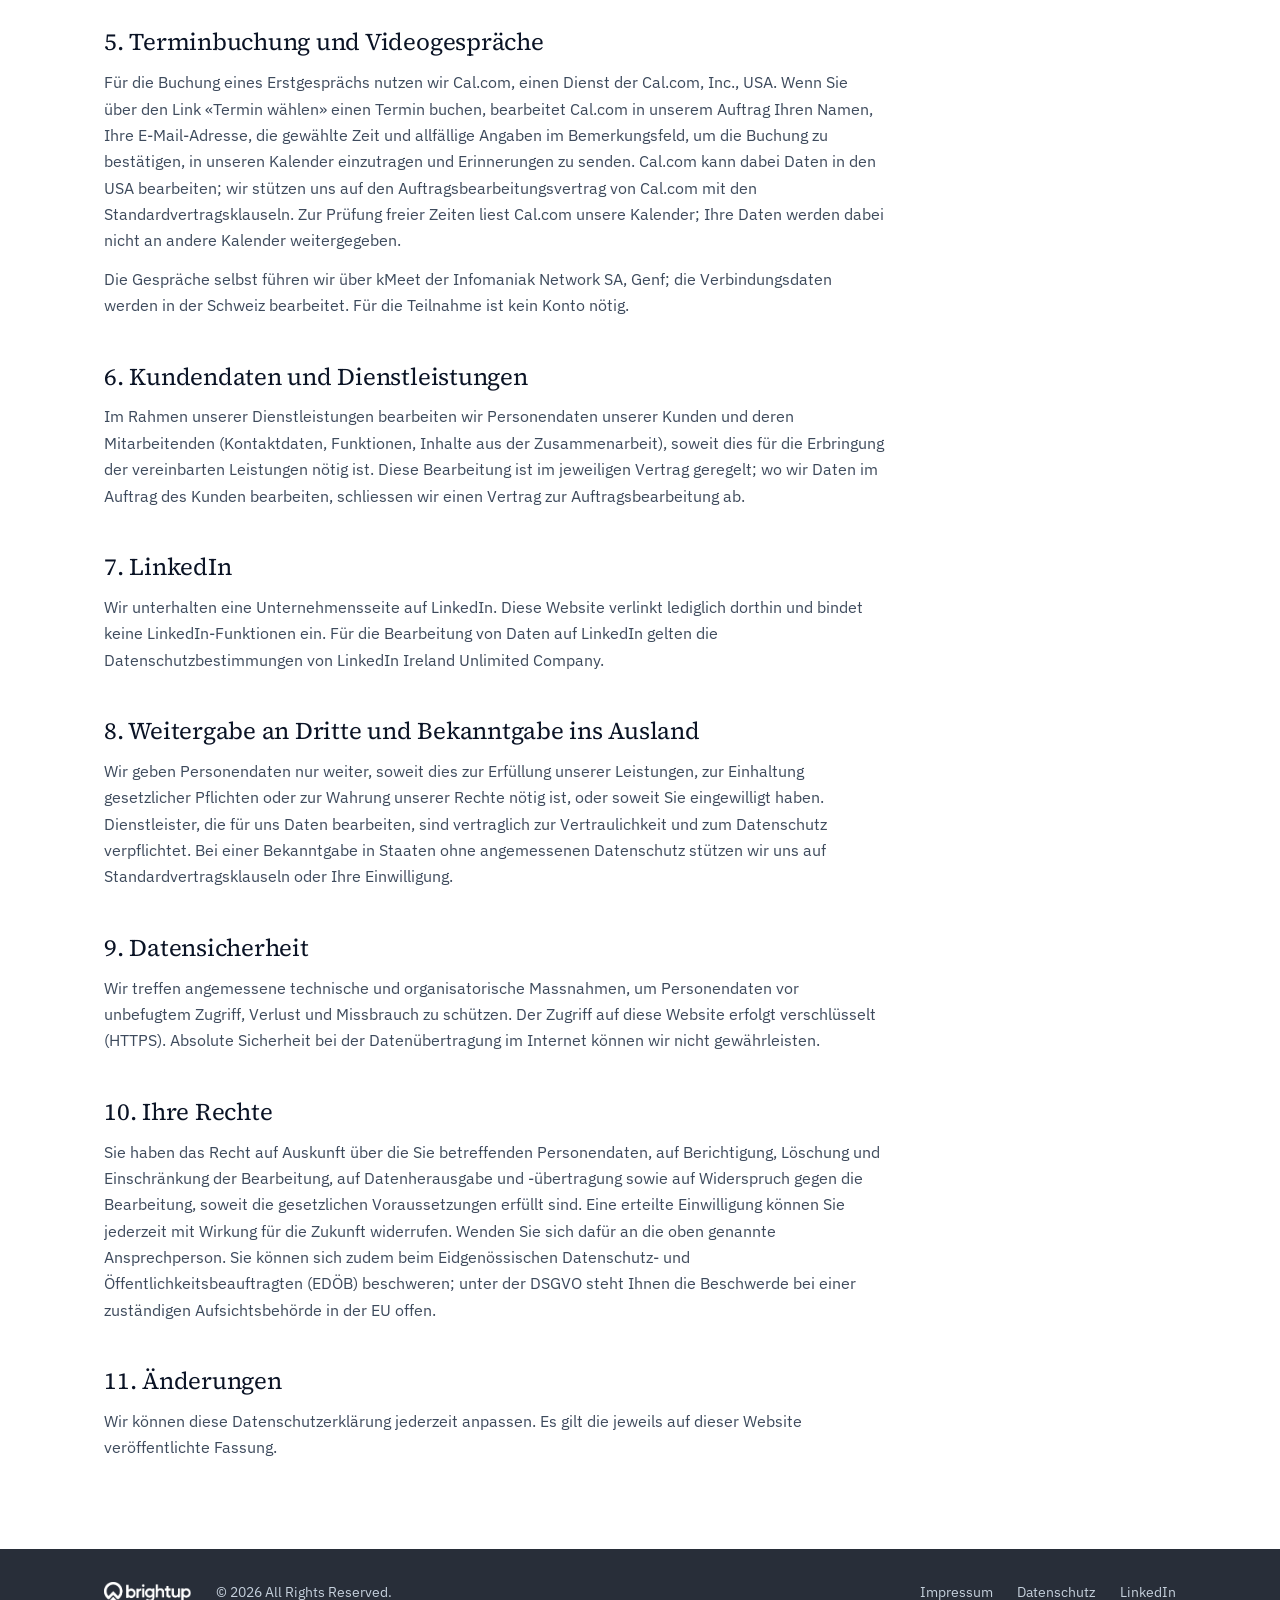
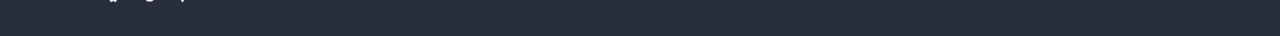
<file: datenschutz.html>
<!doctype html>
<html lang="de-CH">
<head>
<meta charset="utf-8">
<meta name="viewport" content="width=device-width, initial-scale=1, viewport-fit=cover">
<title>Datenschutzerklärung – Brightup</title>
<meta name="description" content="Datenschutzerklärung von Brightup.">
<meta name="robots" content="noindex, follow">
<meta name="theme-color" content="#282E39">
<link rel="icon" type="image/png" sizes="32x32" href="assets/img/favicon-32.png">
<link rel="apple-touch-icon" sizes="180x180" href="assets/img/favicon-180.png">
<link rel="stylesheet" href="assets/css/site.css">
</head>
<body>

<header class="header header--solid">
  <div class="container header__bar">
    <a class="header__logo" href="index.html" aria-label="Brightup, Startseite"><img src="assets/img/brightup-wordmark-white.png" alt="Brightup" width="890" height="194"></a>
    <button class="nav-toggle" type="button" aria-expanded="false" aria-controls="nav" aria-label="Menü"><span></span></button>
    <nav class="nav" id="nav" aria-label="Hauptnavigation">
      <a href="index.html#angebot">Angebot</a>
      <a href="index.html#vorgehen">Vorgehen</a>
      <a href="index.html#cases">Cases</a>
      <a href="index.html#ueber">Über uns</a>
      <a class="btn btn--ghost" href="https://cal.com/brightup/erstgespraech" target="_blank" rel="noopener">Kostenloses Erstgespräch</a>
    </nav>
  </div>
</header>

<main class="container legal">
  <div class="legal__body">
    <h1 id="datenschutz">Datenschutzerklärung</h1>
    <p class="meta">Stand: 21. September 2026</p>
    <p>Mit dieser Datenschutzerklärung informieren wir, welche Personendaten wir im Zusammenhang mit dieser Website und unseren Dienstleistungen bearbeiten, zu welchem Zweck und mit welchen Rechten für die betroffenen Personen. Grundlage ist das Schweizer Datenschutzgesetz (DSG) mit der Datenschutzverordnung (DSV). Soweit die Datenschutz-Grundverordnung der EU (DSGVO) im Einzelfall anwendbar ist, gelten deren Bestimmungen ergänzend.</p>

    <h2>1. Verantwortliche Stelle</h2>
    <address>
      <p>Nebula Capital AG<br>
      Gotthardstrasse 30<br>
      6300 Zug<br>
      <a href="mailto:contact@brightup.ai">contact@brightup.ai</a></p>
    </address>
    <h3>Ansprechperson für Datenschutz</h3>
    <p>Dr. Faisal Rashed<br>
    <a href="mailto:contact@brightup.ai">contact@brightup.ai</a></p>
    <p>Diese Person ist Ansprechperson für betroffene Personen und für Aufsichtsbehörden bei datenschutzrechtlichen Anfragen.</p>

    <h2>2. Was diese Website tut und was nicht</h2>
    <p>Diese Website ist eine statische Seite ohne Benutzerkonto, Newsletter oder Kommentarfunktion. Sie setzt keine Cookies. Schriften, Video und Bilder werden von unserem eigenen Webspace ausgeliefert. Es findet keine Reichweiten- oder Erfolgsmessung statt, kein Tracking und keine Werbung. Die Anfrage unserer Case-Sammlung läuft über eine gewöhnliche E-Mail. Für die Terminbuchung verlinken wir auf einen externen Dienst (Ziffer 5); erst mit dem Klick auf «Termin wählen» verlassen Sie unsere Website.</p>

    <h2>3. Server-Logdaten</h2>
    <p>Beim Aufruf der Website übermittelt Ihr Browser technisch bedingt Daten an den Server unseres Hosting-Anbieters: IP-Adresse, Datum und Uhrzeit, aufgerufene Seite, Browsertyp und -version, Betriebssystem, Referrer-Adresse. Diese Daten werden in Logdateien gespeichert, um die Website sicher und zuverlässig zu betreiben und Angriffe abzuwehren. Sie werden nicht mit anderen Daten zusammengeführt und nach den Fristen des Hosting-Anbieters gelöscht, soweit sie nicht zur Aufklärung eines Sicherheitsvorfalls benötigt werden.</p>
    <p>Hosting-Anbieter: GitHub, Inc., USA (GitHub Pages). Mit dem Anbieter besteht ein Vertrag zur Auftragsbearbeitung; soweit Daten ausserhalb der Schweiz und des EWR bearbeitet werden, stützen wir uns auf die vom Bundesrat anerkannten Standardvertragsklauseln.</p>

    <h2>4. Kontaktaufnahme</h2>
    <p>Wenn Sie uns per E-Mail schreiben, einen Termin anfragen oder unsere Case-Sammlung anfordern, bearbeiten wir die Angaben, die Sie uns übermitteln (Name, Kontaktdaten, Inhalt der Nachricht), um Ihre Anfrage zu beantworten und ein allfälliges Vertragsverhältnis vorzubereiten. Rechtsgrundlage ist die Vorbereitung und Erfüllung eines Vertrags sowie unser berechtigtes Interesse an der Beantwortung von Anfragen. Wir speichern diese Angaben so lange, wie es für die Bearbeitung erforderlich ist, und darüber hinaus nur, soweit gesetzliche Aufbewahrungspflichten bestehen.</p>
    <p>E-Mail-Verkehr wird über Infomaniak Network SA, Genf, abgewickelt; die Daten liegen in der Schweiz. Mit dem Anbieter besteht ein Vertrag zur Auftragsbearbeitung.</p>


    <h2>5. Terminbuchung und Videogespräche</h2>
    <p>Für die Buchung eines Erstgesprächs nutzen wir Cal.com, einen Dienst der Cal.com, Inc., USA. Wenn Sie über den Link «Termin wählen» einen Termin buchen, bearbeitet Cal.com in unserem Auftrag Ihren Namen, Ihre E-Mail-Adresse, die gewählte Zeit und allfällige Angaben im Bemerkungsfeld, um die Buchung zu bestätigen, in unseren Kalender einzutragen und Erinnerungen zu senden. Cal.com kann dabei Daten in den USA bearbeiten; wir stützen uns auf den Auftragsbearbeitungsvertrag von Cal.com mit den Standardvertragsklauseln. Zur Prüfung freier Zeiten liest Cal.com unsere Kalender; Ihre Daten werden dabei nicht an andere Kalender weitergegeben.</p>
    <p>Die Gespräche selbst führen wir über kMeet der Infomaniak Network SA, Genf; die Verbindungsdaten werden in der Schweiz bearbeitet. Für die Teilnahme ist kein Konto nötig.</p>

    <h2>6. Kundendaten und Dienstleistungen</h2>
    <p>Im Rahmen unserer Dienstleistungen bearbeiten wir Personendaten unserer Kunden und deren Mitarbeitenden (Kontaktdaten, Funktionen, Inhalte aus der Zusammenarbeit), soweit dies für die Erbringung der vereinbarten Leistungen nötig ist. Diese Bearbeitung ist im jeweiligen Vertrag geregelt; wo wir Daten im Auftrag des Kunden bearbeiten, schliessen wir einen Vertrag zur Auftragsbearbeitung ab.</p>

    <h2>7. LinkedIn</h2>
    <p>Wir unterhalten eine Unternehmensseite auf LinkedIn. Diese Website verlinkt lediglich dorthin und bindet keine LinkedIn-Funktionen ein. Für die Bearbeitung von Daten auf LinkedIn gelten die Datenschutzbestimmungen von LinkedIn Ireland Unlimited Company.</p>

    <h2>8. Weitergabe an Dritte und Bekanntgabe ins Ausland</h2>
    <p>Wir geben Personendaten nur weiter, soweit dies zur Erfüllung unserer Leistungen, zur Einhaltung gesetzlicher Pflichten oder zur Wahrung unserer Rechte nötig ist, oder soweit Sie eingewilligt haben. Dienstleister, die für uns Daten bearbeiten, sind vertraglich zur Vertraulichkeit und zum Datenschutz verpflichtet. Bei einer Bekanntgabe in Staaten ohne angemessenen Datenschutz stützen wir uns auf Standardvertragsklauseln oder Ihre Einwilligung.</p>

    <h2>9. Datensicherheit</h2>
    <p>Wir treffen angemessene technische und organisatorische Massnahmen, um Personendaten vor unbefugtem Zugriff, Verlust und Missbrauch zu schützen. Der Zugriff auf diese Website erfolgt verschlüsselt (HTTPS). Absolute Sicherheit bei der Datenübertragung im Internet können wir nicht gewährleisten.</p>

    <h2>10. Ihre Rechte</h2>
    <p>Sie haben das Recht auf Auskunft über die Sie betreffenden Personendaten, auf Berichtigung, Löschung und Einschränkung der Bearbeitung, auf Datenherausgabe und -übertragung sowie auf Widerspruch gegen die Bearbeitung, soweit die gesetzlichen Voraussetzungen erfüllt sind. Eine erteilte Einwilligung können Sie jederzeit mit Wirkung für die Zukunft widerrufen. Wenden Sie sich dafür an die oben genannte Ansprechperson. Sie können sich zudem beim Eidgenössischen Datenschutz- und Öffentlichkeitsbeauftragten (EDÖB) beschweren; unter der DSGVO steht Ihnen die Beschwerde bei einer zuständigen Aufsichtsbehörde in der EU offen.</p>

    <h2>11. Änderungen</h2>
    <p>Wir können diese Datenschutzerklärung jederzeit anpassen. Es gilt die jeweils auf dieser Website veröffentlichte Fassung.</p>
  </div>
</main>

<footer class="footer">
  <div class="container footer__row">
    <div class="footer__brand">
      <img src="assets/img/brightup-wordmark-white.png" alt="Brightup" width="890" height="194">
      <span>© <span data-year>2026</span> All Rights Reserved.</span>
    </div>
    <div class="footer__links">
      <a href="impressum.html">Impressum</a>
      <a href="datenschutz.html">Datenschutz</a>
      <a href="https://www.linkedin.com/company/brightupai/" rel="noopener">LinkedIn</a>
    </div>
  </div>
</footer>

<script src="assets/js/site.js" defer></script>
</body>
</html>
</file>
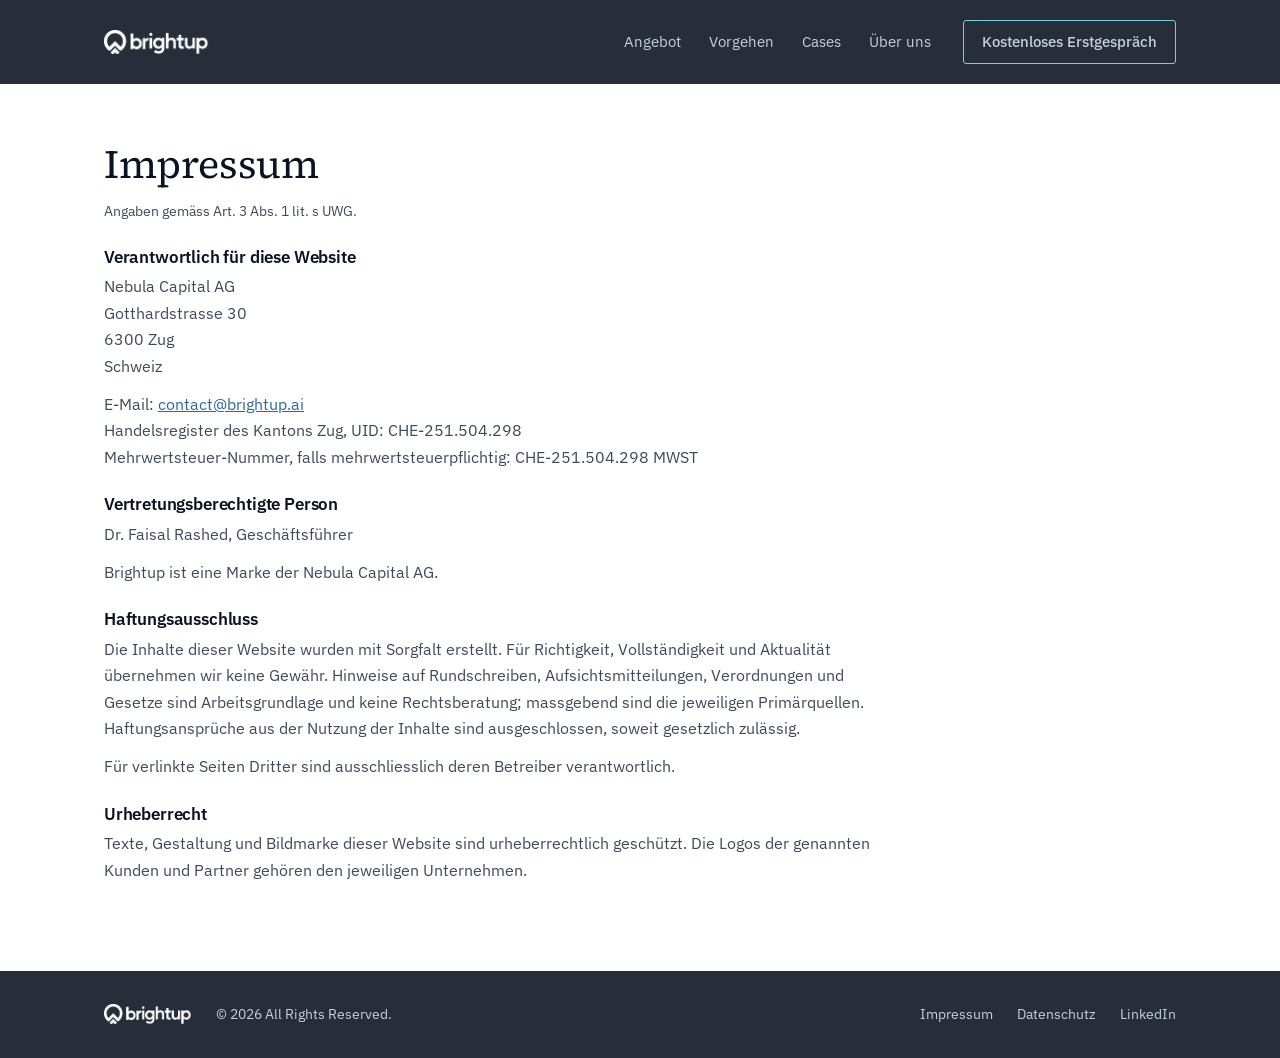
<file: impressum.html>
<!doctype html>
<html lang="de-CH">
<head>
<meta charset="utf-8">
<meta name="viewport" content="width=device-width, initial-scale=1, viewport-fit=cover">
<title>Impressum – Brightup</title>
<meta name="description" content="Impressum von Brightup.">
<meta name="robots" content="noindex, follow">
<meta name="theme-color" content="#282E39">
<link rel="icon" type="image/png" sizes="32x32" href="assets/img/favicon-32.png">
<link rel="apple-touch-icon" sizes="180x180" href="assets/img/favicon-180.png">
<link rel="stylesheet" href="assets/css/site.css">
</head>
<body>

<header class="header header--solid">
  <div class="container header__bar">
    <a class="header__logo" href="index.html" aria-label="Brightup, Startseite"><img src="assets/img/brightup-wordmark-white.png" alt="Brightup" width="890" height="194"></a>
    <button class="nav-toggle" type="button" aria-expanded="false" aria-controls="nav" aria-label="Menü"><span></span></button>
    <nav class="nav" id="nav" aria-label="Hauptnavigation">
      <a href="index.html#angebot">Angebot</a>
      <a href="index.html#vorgehen">Vorgehen</a>
      <a href="index.html#cases">Cases</a>
      <a href="index.html#ueber">Über uns</a>
      <a class="btn btn--ghost" href="https://cal.com/brightup/erstgespraech" target="_blank" rel="noopener">Kostenloses Erstgespräch</a>
    </nav>
  </div>
</header>

<main class="container legal">
  <div class="legal__body">
    <h1 id="impressum">Impressum</h1>
    <p class="meta">Angaben gemäss Art. 3 Abs. 1 lit. s UWG.</p>
    <h3>Verantwortlich für diese Website</h3>
    <address>
      <p>Nebula Capital AG<br>
      Gotthardstrasse 30<br>
      6300 Zug<br>
      Schweiz</p>
      <p>E-Mail: <a href="mailto:contact@brightup.ai">contact@brightup.ai</a><br>
      Handelsregister des Kantons Zug, UID: CHE-251.504.298<br>
      Mehrwertsteuer-Nummer, falls mehrwertsteuerpflichtig: CHE-251.504.298 MWST</p>
    </address>
    <h3>Vertretungsberechtigte Person</h3>
    <p>Dr. Faisal Rashed, Geschäftsführer</p>
    <p>Brightup ist eine Marke der Nebula Capital AG.</p>
    <h3>Haftungsausschluss</h3>
    <p>Die Inhalte dieser Website wurden mit Sorgfalt erstellt. Für Richtigkeit, Vollständigkeit und Aktualität übernehmen wir keine Gewähr. Hinweise auf Rundschreiben, Aufsichtsmitteilungen, Verordnungen und Gesetze sind Arbeitsgrundlage und keine Rechtsberatung; massgebend sind die jeweiligen Primärquellen. Haftungsansprüche aus der Nutzung der Inhalte sind ausgeschlossen, soweit gesetzlich zulässig.</p>
    <p>Für verlinkte Seiten Dritter sind ausschliesslich deren Betreiber verantwortlich.</p>
    <h3>Urheberrecht</h3>
    <p>Texte, Gestaltung und Bildmarke dieser Website sind urheberrechtlich geschützt. Die Logos der genannten Kunden und Partner gehören den jeweiligen Unternehmen.</p>
  </div>
</main>

<footer class="footer">
  <div class="container footer__row">
    <div class="footer__brand">
      <img src="assets/img/brightup-wordmark-white.png" alt="Brightup" width="890" height="194">
      <span>© <span data-year>2026</span> All Rights Reserved.</span>
    </div>
    <div class="footer__links">
      <a href="impressum.html">Impressum</a>
      <a href="datenschutz.html">Datenschutz</a>
      <a href="https://www.linkedin.com/company/brightupai/" rel="noopener">LinkedIn</a>
    </div>
  </div>
</footer>

<script src="assets/js/site.js" defer></script>
</body>
</html>
</file>
<file: assets/css/site.css>
/* Brightup — Stylesheet. Design-System siehe CLAUDE.md. */

@font-face { font-family: "Source Serif 4"; font-style: normal; font-weight: 400; font-display: swap; src: url("../fonts/source-serif-4-latin-400-normal.woff2") format("woff2"); }
@font-face { font-family: "Source Serif 4"; font-style: normal; font-weight: 600; font-display: swap; src: url("../fonts/source-serif-4-latin-600-normal.woff2") format("woff2"); }
@font-face { font-family: "IBM Plex Sans"; font-style: normal; font-weight: 400; font-display: swap; src: url("../fonts/ibm-plex-sans-latin-400-normal.woff2") format("woff2"); }
@font-face { font-family: "IBM Plex Sans"; font-style: normal; font-weight: 500; font-display: swap; src: url("../fonts/ibm-plex-sans-latin-500-normal.woff2") format("woff2"); }
@font-face { font-family: "IBM Plex Sans"; font-style: normal; font-weight: 600; font-display: swap; src: url("../fonts/ibm-plex-sans-latin-600-normal.woff2") format("woff2"); }

:root {
  --ink: #0A1325;
  --ink-muted: #3D4A5C;
  --paper: #FAFAFA;
  --white: #FFFFFF;
  --line: #D5DBE3;
  --line-soft: #E3E7EC;
  --accent: #2C6998;
  --accent-bright: #2C8ECF;
  --cyan: #70D0E7;
  --dark: #282E39;
  --navy: #061424;
  --grad: linear-gradient(90deg, #3BE9F1, #4AC6F9);
  --serif: "Source Serif 4", Georgia, "Times New Roman", serif;
  --sans: "IBM Plex Sans", system-ui, -apple-system, "Segoe UI", Helvetica, Arial, sans-serif;
  --container: 1200px;
  --gutter: clamp(20px, 5vw, 96px);
  --section: clamp(56px, 8vw, 100px);
  --radius: 4px;
  box-sizing: border-box;
  padding-top: env(safe-area-inset-top, 0px);
  padding-bottom: env(safe-area-inset-bottom, 0px);
}
*, *::before, *::after { box-sizing: inherit; }
html { scroll-behavior: smooth; scroll-padding-top: calc(72px + env(safe-area-inset-top, 0px)); -webkit-text-size-adjust: 100%; }
body { margin: 0; background: var(--white); color: var(--ink); font-family: var(--sans); font-size: 16px; line-height: 1.65; -webkit-font-smoothing: antialiased; }
img, video { max-width: 100%; height: auto; display: block; }
a { color: var(--accent); }
a:hover { color: var(--ink); }
button { font: inherit; }
h1, h2, h3 { font-family: var(--serif); font-weight: 400; letter-spacing: -0.01em; line-height: 1.2; margin: 0; text-wrap: pretty; }
p { margin: 0; }
.visually-hidden { position: absolute; width: 1px; height: 1px; overflow: hidden; clip: rect(0 0 0 0); white-space: nowrap; }

.container { width: 100%; max-width: var(--container); margin: 0 auto; padding-left: var(--gutter); padding-right: var(--gutter); }
.section { padding-top: var(--section); padding-bottom: var(--section); border-bottom: 1px solid var(--line-soft); }
.section--paper { background: var(--paper); }
.gradbar { width: 40px; height: 3px; background: var(--grad); }
.eyebrow { font-size: 12px; font-weight: 500; letter-spacing: 0.08em; text-transform: uppercase; color: var(--ink-muted); }
.eyebrow--accent { color: var(--accent); }
.h2 { font-size: clamp(26px, 3vw, 34px); }
.lead { font-size: clamp(16px, 1.3vw, 17px); color: var(--ink-muted); max-width: 760px; }
.muted { color: var(--ink-muted); }
.small { font-size: 13px; line-height: 1.6; color: var(--ink-muted); }
.stack { display: flex; flex-direction: column; gap: 20px; }

/* Schaltflächen */
.btn { display: inline-flex; align-items: center; justify-content: center; gap: 8px; min-height: 48px; padding: 0 26px; border-radius: 3px; font-weight: 600; font-size: 16px; text-decoration: none; border: 1px solid transparent; cursor: pointer; transition: background .15s ease, color .15s ease, border-color .15s ease; }
.btn--primary { background: var(--accent-bright); color: var(--white); }
.btn--primary:hover { background: var(--accent); color: var(--white); }
.btn--outline { background: var(--white); color: var(--accent); border-color: var(--line); font-weight: 500; font-size: 15px; min-height: 44px; }
.btn--outline:hover { border-color: var(--accent); color: var(--accent); }
.btn--ghost { background: transparent; color: var(--white); border-color: var(--cyan); font-weight: 500; font-size: 15px; min-height: 44px; padding: 0 18px; }
.btn--ghost:hover { background: rgba(255,255,255,0.08); color: var(--white); }
.link { font-size: 16px; text-decoration: none; }
.link--light { color: var(--white); }
.link--light:hover { color: var(--cyan); }

/* Kopf */
.header { position: absolute; top: env(safe-area-inset-top, 0px); left: 0; right: 0; z-index: 20; }
.header__bar { display: flex; align-items: center; justify-content: space-between; gap: 24px; padding-top: 20px; padding-bottom: 20px; }
.header__logo img { height: 24px; width: auto; }
.nav { display: flex; align-items: center; gap: 28px; }
.nav a { font-size: 15px; text-decoration: none; color: #C5D0DC; }
.nav a:hover { color: var(--white); }
.nav .btn { margin-left: 4px; }
.nav-toggle { display: none; background: transparent; border: 1px solid rgba(255,255,255,0.35); color: var(--white); border-radius: 3px; width: 44px; height: 44px; cursor: pointer; align-items: center; justify-content: center; }
.nav-toggle span { display: block; width: 18px; height: 2px; background: currentColor; position: relative; }
.nav-toggle span::before, .nav-toggle span::after { content: ""; position: absolute; left: 0; width: 18px; height: 2px; background: currentColor; }
.nav-toggle span::before { top: -6px; } .nav-toggle span::after { top: 6px; }
.header--solid { position: sticky; top: env(safe-area-inset-top, 0px); background: var(--dark); }
.header--solid .nav a { color: #C5D0DC; }

/* Hero */
.hero { position: relative; background: var(--navy); color: var(--white); overflow: hidden; min-height: 640px; display: flex; align-items: center; }
.hero__media { position: absolute; inset: 0; }
.hero__media video, .hero__media img { position: absolute; inset: 0; width: 100%; height: 100%; object-fit: cover; object-position: 50% 100%; }
.hero__shade { position: absolute; inset: 0; background: linear-gradient(90deg, rgba(6,20,36,0.78) 0%, rgba(6,20,36,0.5) 55%, rgba(6,20,36,0.2) 100%); }
.hero__inner { position: relative; padding-top: calc(96px + 56px); padding-bottom: 88px; }
.hero__copy { display: flex; flex-direction: column; gap: 20px; max-width: 760px; }
.hero__eyebrow { color: var(--cyan); }
.hero h1 { font-size: clamp(32px, 4.2vw, 54px); font-weight: 600; letter-spacing: -0.015em; line-height: 1.12; color: var(--white); }
.hero__second { font-size: clamp(18px, 1.7vw, 22px); font-weight: 500; line-height: 1.4; }
.hero__sub { font-size: clamp(15px, 1.3vw, 17px); color: #C5D0DC; max-width: 620px; }
.hero__actions { display: flex; align-items: center; flex-wrap: wrap; gap: 20px 24px; padding-top: 6px; }

/* Logos */
.logos { padding-top: 40px; padding-bottom: 40px; }
.logos__row { margin-top: 24px; }
.logos__set { display: flex; align-items: center; justify-content: space-between; flex-wrap: wrap; gap: 28px 48px; }
.logos__set--copy { display: none; }
.logos__set img { height: 34px; width: auto; }
@keyframes logos-marquee { from { transform: translateX(0); } to { transform: translateX(-100%); } }

/* Zwei Spalten */
.two-col { display: grid; grid-template-columns: minmax(0, 400px) minmax(0, 1fr); gap: 56px 72px; align-items: start; }
.two-col--narrow { grid-template-columns: minmax(0, 360px) minmax(0, 1fr); }

/* Karte mit Balken */
.card { background: var(--white); border: 1px solid var(--line); border-radius: var(--radius); }
.erw { padding: 24px 26px; display: flex; flex-direction: column; gap: 12px; }
.erw__head { display: flex; justify-content: space-between; align-items: baseline; gap: 16px; }
.erw__title { font-family: var(--serif); font-size: 19px; }
.erw__row { display: grid; grid-template-columns: minmax(0, 1fr) minmax(0, 1fr) 24px; gap: 12px; align-items: center; padding: 9px 0; border-top: 1px solid var(--line-soft); font-size: 13px; }
.erw__bar { height: 6px; background: #EEF1F4; border-radius: 3px; overflow: hidden; }
.erw__fill { height: 6px; width: 0; background: linear-gradient(90deg, #2C8ECF, #70D0E7); border-radius: 3px; transition: width .8s ease-out; transition-delay: calc(var(--i, 0) * .35s); }
.erw__check { width: 24px; height: 24px; border-radius: 50%; border: 2px solid var(--accent-bright); background: var(--white); display: flex; align-items: center; justify-content: center; opacity: 0; transform: scale(.5); transition: opacity .3s ease, transform .35s cubic-bezier(.2, .9, .3, 1.4); transition-delay: calc(var(--i, 0) * .35s + .7s); }
.erw__check svg { width: 14px; height: 14px; }
.erw__foot { display: flex; justify-content: space-between; gap: 16px; font-size: 12px; color: var(--ink-muted); border-top: 1px solid var(--line); padding-top: 10px; }
.erw.is-visible .erw__fill { width: 100%; }
.erw.is-visible .erw__check { opacity: 1; transform: scale(1); }

/* Angebot */
.grid-3 { display: grid; grid-template-columns: repeat(3, minmax(0, 1fr)); gap: 24px; }
.tile { display: flex; flex-direction: column; gap: 14px; background: var(--paper); border: 1px solid var(--line); border-radius: var(--radius); padding: 28px; }
.tile__title { font-size: 20px; font-weight: 600; line-height: 1.3; }
.tile__text { font-size: 15px; color: var(--ink-muted); flex-grow: 1; }
.section__head { display: flex; align-items: flex-end; justify-content: space-between; gap: 48px; margin-bottom: 40px; }

/* Vorgehen */
.tabs { display: flex; flex-wrap: wrap; gap: 0; border-bottom: 1px solid var(--line); margin-bottom: 40px; }
.tab { flex-shrink: 0; background: transparent; border: none; border-bottom: 2px solid transparent; margin-bottom: -1px; padding: 14px 24px; font-size: 16px; font-weight: 500; color: var(--ink-muted); cursor: pointer; }
.tab[aria-selected="true"] { color: var(--ink); font-weight: 600; border-bottom-color: var(--accent); }
.panel[hidden] { display: none; }
.steps { position: relative; margin-top: 28px; }
.steps::before { content: ""; position: absolute; top: 16px; left: 16px; right: 16px; height: 1px; background: var(--line); }
.steps__grid { display: grid; grid-template-columns: repeat(var(--cols, 4), minmax(0, 1fr)); gap: 40px; }
.step { position: relative; display: flex; flex-direction: column; gap: 10px; padding-top: 28px; }
.step__num { position: absolute; top: 0; left: 0; width: 32px; height: 32px; border: 1px solid var(--accent); border-radius: 50%; background: var(--white); display: flex; align-items: center; justify-content: center; font-family: var(--serif); font-size: 15px; color: var(--accent); }
.step__title { padding-top: 20px; font-size: 18px; font-weight: 600; }
.step__dur { font-size: 13px; color: var(--accent); font-weight: 500; }
.step__text { font-size: 15px; color: var(--ink-muted); }

/* Zertifizierungen */
.cert-tiles { display: grid; grid-template-columns: repeat(3, minmax(0, 1fr)); gap: 12px; }
.cert-group { display: flex; flex-direction: column; gap: 10px; }
.cert-group + .cert-group { margin-top: 6px; }
.cert-tile { display: flex; align-items: center; justify-content: center; min-height: 60px; padding: 0 8px; border-radius: var(--radius); border: 1px solid var(--line); background: var(--paper); font-family: var(--serif); font-size: 18px; letter-spacing: 0.02em; color: var(--ink); cursor: pointer; }
.cert-tile[aria-selected="true"] { background: var(--white); border-color: var(--accent); box-shadow: inset 0 0 0 1px var(--accent); }
.cert-tile img { height: 36px; width: auto; }
.cert-panel { padding: 28px 32px; display: flex; flex-direction: column; gap: 10px; }
.cert-panel__title { font-family: var(--serif); font-size: 22px; line-height: 1.25; }
.cert-panel__text { font-size: 15px; color: var(--ink-muted); }

/* Über */
.prose { display: flex; flex-direction: column; gap: 20px; max-width: 700px; }
.prose p { font-size: 17px; color: var(--ink-muted); }

/* Erstgespräch */
.cta { position: relative; overflow: hidden; border: 1px solid var(--line); border-radius: 6px; background: var(--paper); }
.cta__bar { height: 6px; background: var(--grad); }
.cta__mark { position: absolute; right: -40px; top: 30px; width: 340px; opacity: 0.14; pointer-events: none; }
.cta__inner { position: relative; display: flex; align-items: center; justify-content: space-between; gap: 80px; padding: 56px 64px; }
.cta__copy { display: flex; flex-direction: column; gap: 18px; max-width: 680px; }
.cta h2 { font-size: clamp(28px, 3.2vw, 40px); letter-spacing: -0.015em; line-height: 1.15; }
.cta__actions { display: flex; align-items: center; flex-wrap: wrap; gap: 18px 24px; padding-top: 6px; }

/* Fusszeile */
.footer { background: var(--dark); color: #C5D0DC; padding-top: 32px; padding-bottom: calc(32px + env(safe-area-inset-bottom, 0px)); }
.footer__row { display: flex; align-items: center; justify-content: space-between; flex-wrap: wrap; gap: 16px 24px; }
.footer__brand { display: flex; align-items: center; gap: 20px; font-size: 14px; }
.footer__brand img { height: 20px; width: auto; }
.footer__links { display: flex; gap: 24px; }
.footer__links a { font-size: 14px; color: #C5D0DC; text-decoration: none; }
.footer__links a:hover { color: var(--white); }

/* Cases: Karussell */
.peek { background: var(--navy); color: var(--white); border-bottom: none; }
.peek .eyebrow { color: var(--cyan); }
.peek .h2 { color: var(--white); }
.peek .lead { color: #C5D0DC; }
.peek__head { display: flex; align-items: flex-end; justify-content: space-between; gap: 32px; margin-bottom: 36px; }
.peek__nav { display: flex; gap: 10px; }
.peek__btn { width: 44px; height: 44px; border-radius: 50%; border: 1px solid rgba(255,255,255,0.35); background: transparent; color: var(--white); cursor: pointer; display: inline-flex; align-items: center; justify-content: center; }
.peek__btn:hover { border-color: var(--cyan); color: var(--cyan); }
.peek__track { display: flex; gap: 20px; overflow-x: auto; scroll-snap-type: x mandatory; scroll-behavior: smooth; padding-bottom: 8px; -webkit-overflow-scrolling: touch; scrollbar-width: none; }
.peek__track::-webkit-scrollbar { display: none; }
.case { flex: 0 0 340px; scroll-snap-align: start; display: flex; flex-direction: column; background: rgba(255,255,255,0.04); border: 1px solid rgba(255,255,255,0.14); border-radius: 6px; overflow: hidden; }
.case__media { position: relative; aspect-ratio: 853 / 480; background: #FFFFFF; }
.case__media img { width: 100%; height: 100%; object-fit: cover; }
.case__body { display: flex; flex-direction: column; gap: 6px; padding: 16px 20px 20px; }
.case__body .eyebrow { color: var(--cyan); font-size: 11px; }
.case__title { font-size: 16px; font-weight: 600; line-height: 1.3; color: var(--white); }
.case__text { font-size: 13.5px; color: #C5D0DC; }
.case--cta { justify-content: center; align-items: flex-start; gap: 14px; padding: 28px 24px; background: rgba(112,208,231,0.06); border-color: rgba(112,208,231,0.35); }
.case--cta .case__title { font-family: var(--serif); font-weight: 400; font-size: 22px; line-height: 1.25; }
.peek__foot { display: flex; align-items: center; gap: 24px; flex-wrap: wrap; margin-top: 28px; }
.peek__foot .link { color: #C5D0DC; }
.peek__foot .link:hover { color: var(--white); }

/* Rechtliches */
/* Fusszeile auf Unterseiten immer am unteren Rand, auch bei kurzem Inhalt */
body:has(> main.legal) { display: flex; flex-direction: column; min-height: 100vh; min-height: 100dvh; }
body:has(> main.legal) > main.legal { flex: 1 0 auto; }
.legal { padding-top: 56px; padding-bottom: 88px; }
.legal__body { max-width: 780px; }
.legal h1 { font-size: clamp(28px, 3.5vw, 40px); margin-bottom: 12px; }
.legal h2 { font-size: 24px; margin-top: 44px; margin-bottom: 12px; }
.legal h3 { font-family: var(--sans); font-size: 17px; font-weight: 600; margin-top: 24px; margin-bottom: 6px; }
.legal p, .legal li { color: var(--ink-muted); }
.legal p + p { margin-top: 12px; }
.legal ul { padding-left: 20px; margin: 8px 0 0; }
.legal .meta { font-size: 14px; color: var(--ink-muted); }
.legal address { font-style: normal; }
.legal--solid-header .hero { display: none; }

/* Tablet */
@media (max-width: 1024px) {
  .two-col, .two-col--narrow { grid-template-columns: minmax(0, 1fr); gap: 32px; }
  .grid-3 { grid-template-columns: repeat(2, minmax(0, 1fr)); }
  .steps__grid { grid-template-columns: repeat(2, minmax(0, 1fr)); gap: 32px; }
  .steps::before { display: none; }
  .section__head { flex-direction: column; align-items: flex-start; gap: 16px; }
  .cta__inner { flex-direction: column; align-items: flex-start; gap: 28px; padding: 40px 32px; }
  .cta__mark { right: -60px; top: auto; bottom: -40px; width: 260px; }
}

/* Mobil */
@media (max-width: 720px) {
  .nav { display: none; }
  .nav.is-open { display: flex; position: absolute; top: calc(100% + 8px); right: var(--gutter); left: var(--gutter); flex-direction: column; align-items: stretch; gap: 4px; background: var(--dark); border: 1px solid rgba(255,255,255,0.15); border-radius: 6px; padding: 12px; }
  .nav.is-open a { padding: 12px 10px; font-size: 16px; }
  .nav.is-open .btn { margin: 6px 0 0; }
  .nav-toggle { display: inline-flex; }
  .hero { min-height: 0; }
  .hero__shade { background: linear-gradient(180deg, rgba(6,20,36,0.6) 0%, rgba(6,20,36,0.72) 60%, rgba(6,20,36,0.4) 100%); }
  .hero__inner { padding-top: calc(72px + 40px); padding-bottom: 48px; }
  .hero__actions .btn { width: 100%; }
  .hero__actions .link { width: 100%; text-align: center; }
  .logos__row { display: flex; overflow: hidden; margin-top: 20px; }
  .logos__set { flex: 0 0 auto; flex-wrap: nowrap; justify-content: flex-start; gap: 44px; padding-right: 44px; animation: logos-marquee 22s linear infinite; }
  .logos__set--copy { display: flex; }
  .logos__set img { height: 26px; }
  .logos__row:hover .logos__set, .logos__row:active .logos__set { animation-play-state: paused; }
  .grid-3 { grid-template-columns: minmax(0, 1fr); }
  .case { flex: 0 0 min(78vw, 320px); }
  .peek__head { flex-direction: column; align-items: flex-start; gap: 16px; }
  .tile { padding: 22px; }
  .tab { padding: 12px 14px; font-size: 14px; }
  .steps__grid { grid-template-columns: minmax(0, 1fr); gap: 0; }
  .step { padding: 16px 0 16px 46px; border-top: 1px solid var(--line); }
  .step:last-child { border-bottom: 1px solid var(--line); }
  .step__num { top: 16px; }
  .step__title { padding-top: 0; }
  .erw { padding: 18px 16px; }
  .erw__row { grid-template-columns: minmax(0, 1fr) 24px; }
  .erw__bar { display: none; }
  .cert-panel { padding: 20px; }
  .cta__inner { padding: 28px 22px; }
  .cta__actions .btn { width: 100%; }
  .footer__row { flex-direction: column; align-items: flex-start; }
}

/* Grosse Bildschirme */
@media (min-width: 1600px) {
  :root { --container: 1320px; }
  .hero { min-height: min(46vw, 900px); }
}

@media (prefers-reduced-motion: reduce) {
  html { scroll-behavior: auto; }
  .erw__fill, .erw__check { transition: none; }
  .logos__set { animation: none; }
  .logos__set--copy { display: none; }
  .logos__row { overflow-x: auto; }
}
</file>
